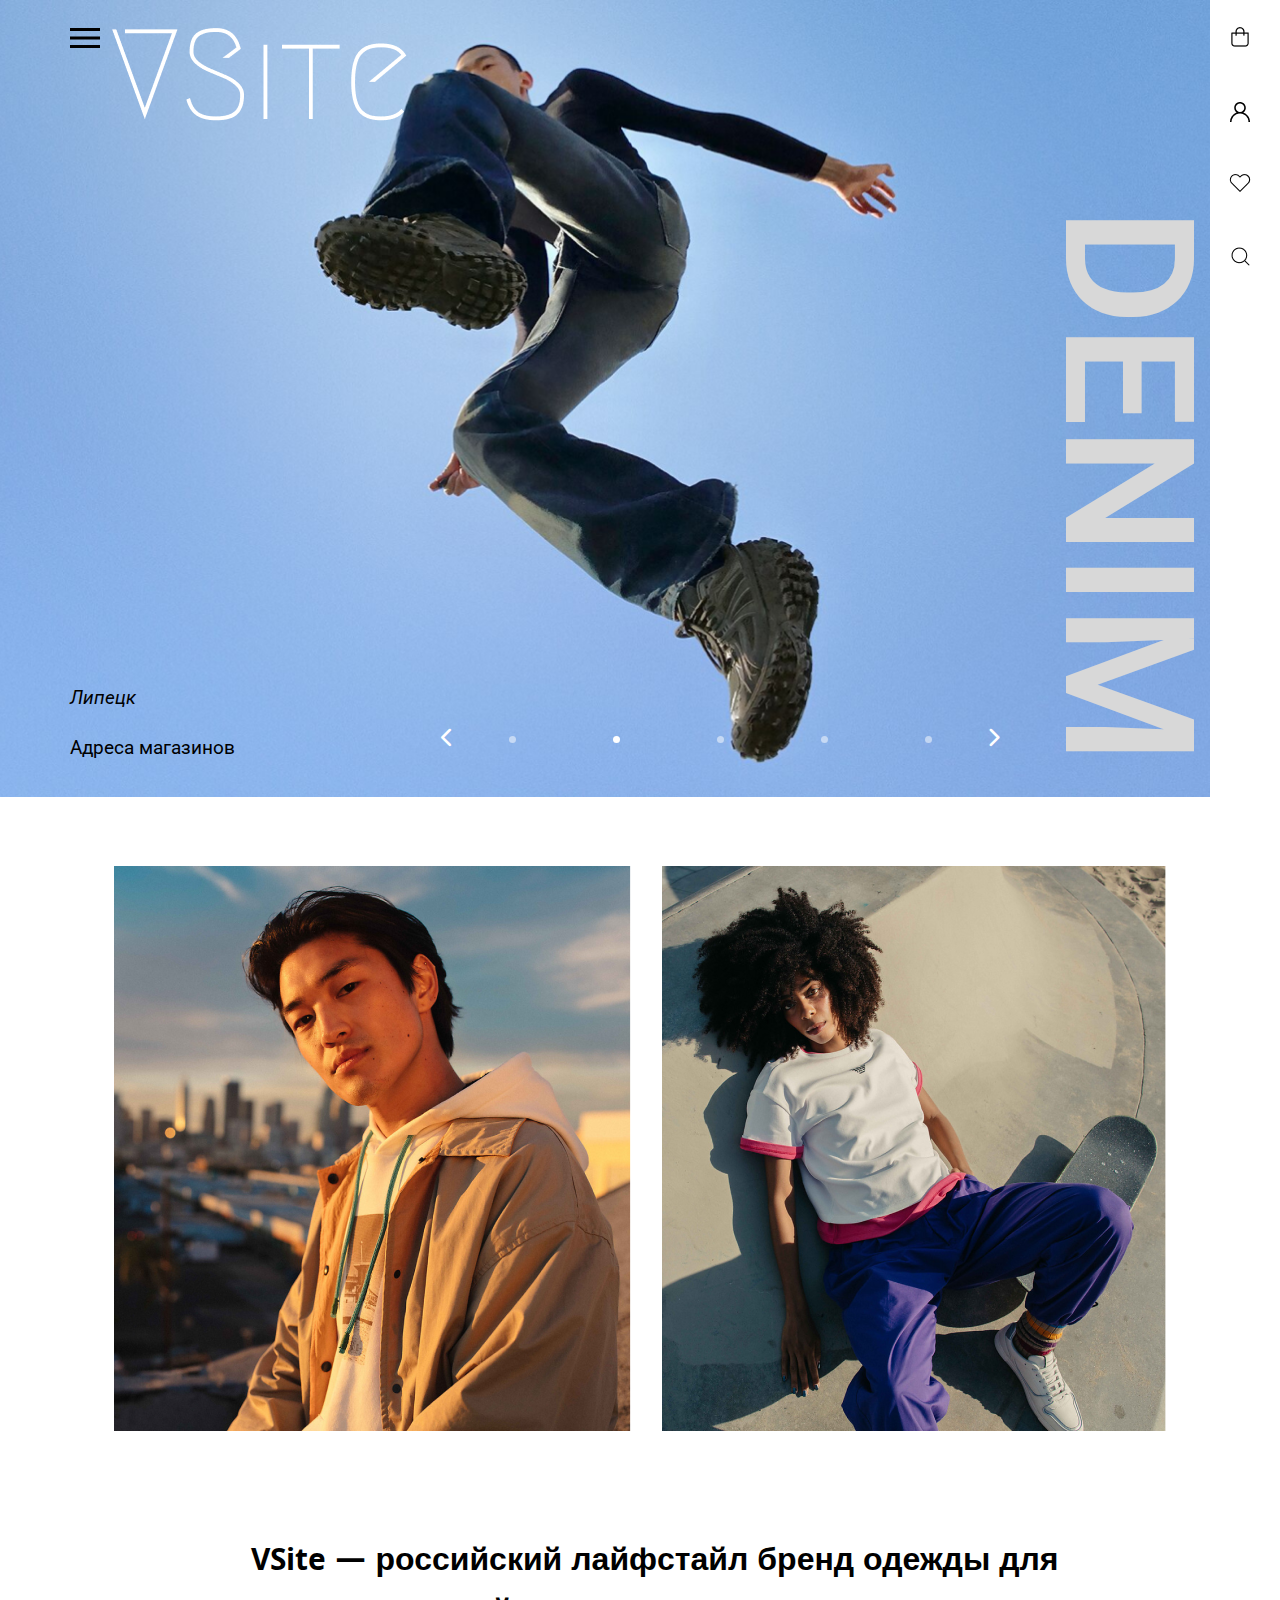
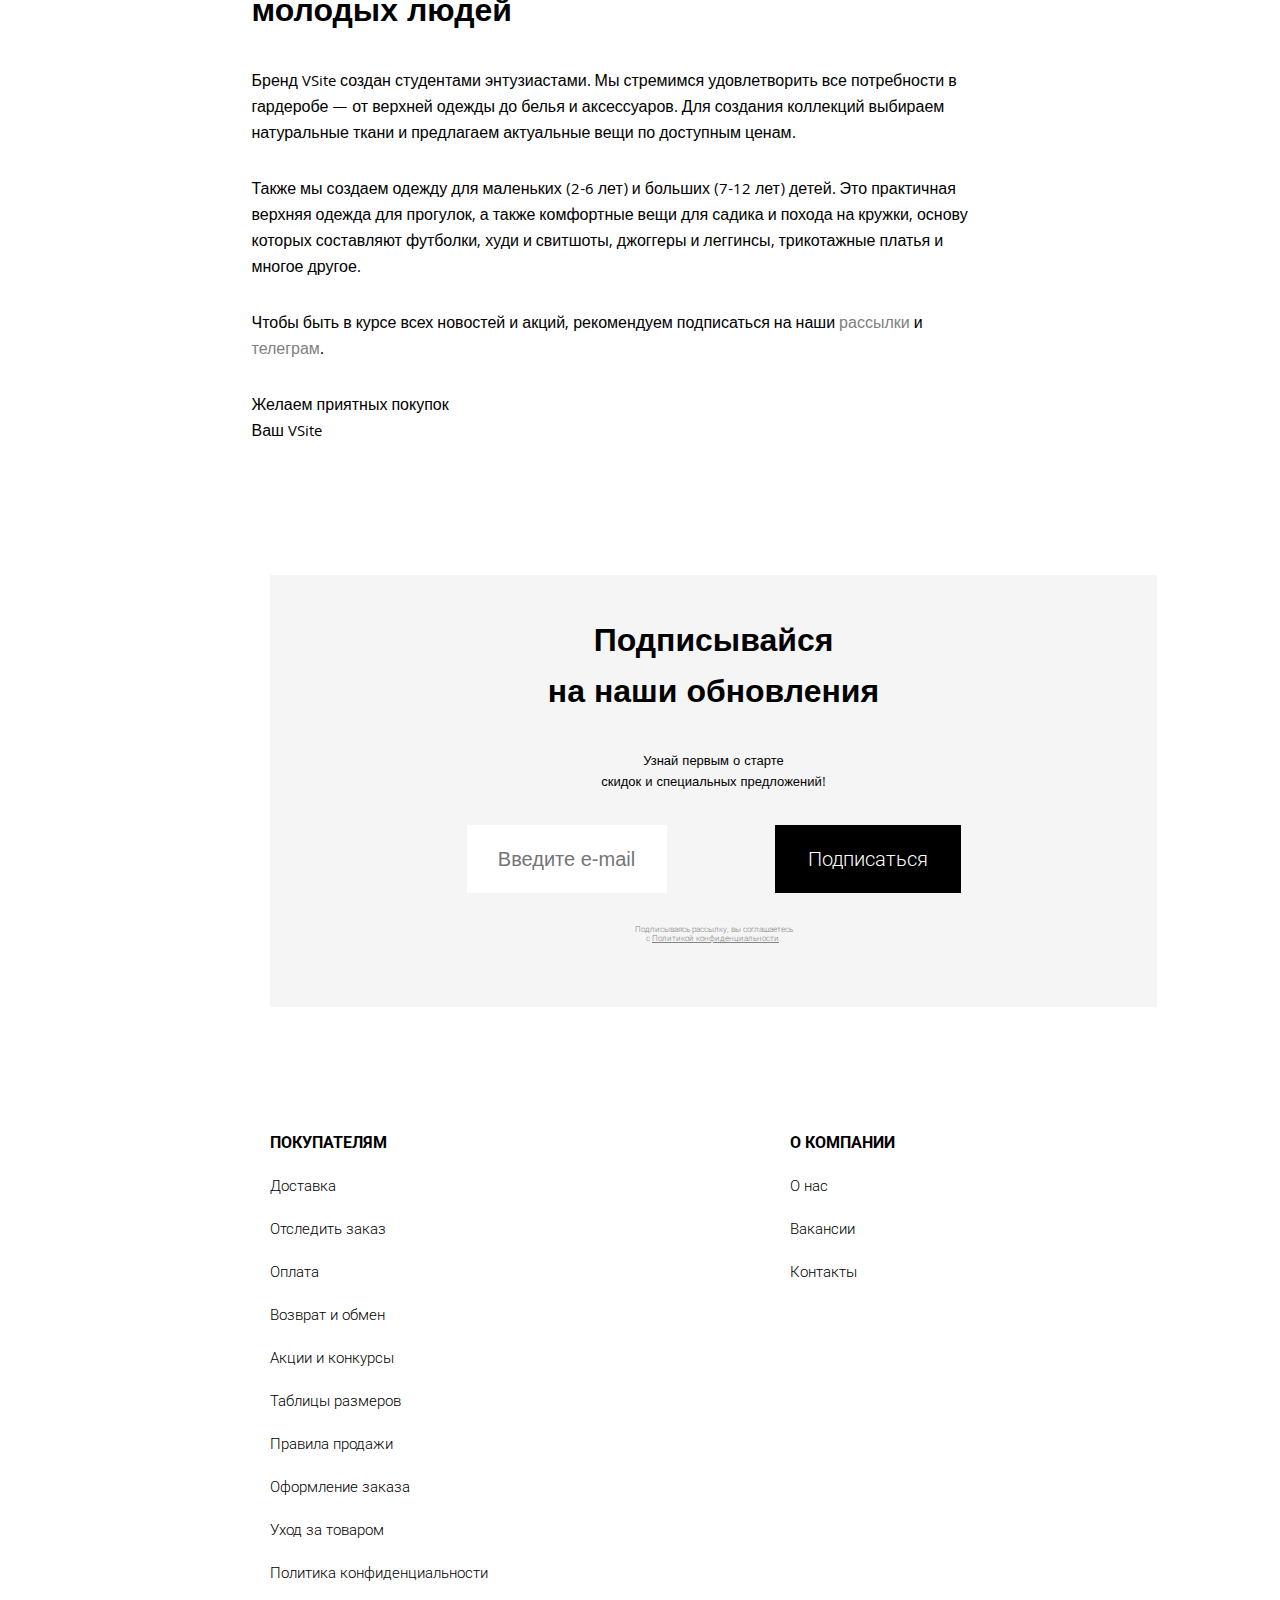
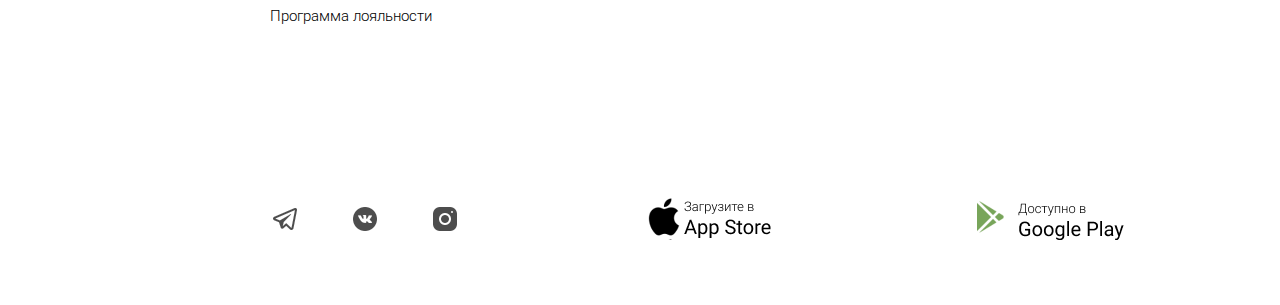
<file: index.html>
<!DOCTYPE html>
<html lang="en">

<head>
	<meta charset="UTF-8">
	<meta name="viewport" content="width=device-width, initial-scale=1.0">
	<link rel="stylesheet" href="style.css">
	<link rel="stylesheet" href="https://cdnjs.cloudflare.com/ajax/libs/font-awesome/6.5.2/css/all.min.css">
	<title>VSite</title>
</head>

<body>

	<header class="header">
		<div class="header__inner">
			<div class="header__burger burger">
				<div class="burger-icon">
					<span></span>
					<span></span>
					<span></span>
				</div>
				<nav class="header__burger-menu burger-menu">
					<div class="burger-menu__circle-pics">
						<a href="http://127.0.0.1:5500/forher.html" class="burger-menu__link">
							<img src="images/menu/forher.png" alt="For Her" class="burger-menu__pic">
							<p class="burger-menu__category">Для неё</p>
						</a>
						<a href="#" class="burger-menu__link">
							<img src="images/menu/forhim.png" alt="For Him" class="burger-menu__pic">
							<p class="burger-menu__category">Для него</p>
						</a>
						<a href="#" class="burger-menu__link">
							<img src="images/menu/kids.png" alt="For Kids" class="burger-menu__pic">
							<p class="burger-menu__category">Дети</p>
						</a>
					</div>
					<div class="burger-menu__square-pics">
						<a href="#" class="burger-menu__link">
							<img src="images/menu/brand1.png" alt="Woman dressed in green" class="burger-menu__pic">
						</a>
						<a href="#" class="burger-menu__link">
							<img src="images/menu/brand2.png" alt="Man 1" class="burger-menu__pic">
						</a>
						<a href="#" class="burger-menu__link">
							<img src="images/menu/brand3.png" alt="Woman dressed in white" class="burger-menu__pic">
						</a>
						<a href="#" class="burger-menu__link">
							<img src="images/menu/brand4.png" alt="Man 2" class="burger-menu__pic">
						</a>
					</div>
					<div class="burger-menu__circle-pics">
						<a href="#" class="burger-menu__link">
							<img src="images/menu/new.png" alt="People" class="burger-menu__pic">
							<p class="burger-menu__category">Новинки</p>
						</a>
						<a href="#" class="burger-menu__link">
							<div class="burger-menu__sale"><p>SALE&nbsp;50%</p></div>
							<p class="burger-menu__category">SALE</p>
						</a>
						<a href="#" class="burger-menu__link">
							<img src="images/menu/beauty.png" alt="Bar" class="burger-menu__pic">
							<p class="burger-menu__category">Beauty</p>
						</a>
					</div>
				</nav>
			</div>
			<div class="header__menu menu">
				<div class="menu__logo">
					<a href="http://127.0.0.1:5500/index.html#">
						<img src="images/main/VSite.png" alt="logo" class="logo-menu">
					</a>
				</div>
			</div>
			<p class="header__name">DENIM</p>
			<div class="header__address">
				<address class="header__city">Липецк</address>
				<a href="#" class="header__city-choice">Адреса магазинов</a>
			</div>
			<ul class="header__pagination pagination">
				<li class="pagination__item">
					<a href="#" class="pagination__link">
						<i class="fa-solid fa-chevron-left"></i>
					</a>
				</li>
				<li class="pagination__item dot">
					<a href="#" class="pagination__link">
						<span class="pagination__dot"></span>
					</a>
				</li>
				<li class="pagination__item dot">
					<a href="#" class="pagination__link">
						<span class="pagination__dot selected"></span>
					</a>
				</li>
				<li class="pagination__item dot">
					<a href="#" class="pagination__link">
						<span class="pagination__dot"></span>
					</a>
				</li>
				<li class="pagination__item dot">
					<a href="#" class="pagination__link">
						<span class="pagination__dot"></span>
					</a>
				</li>
				<li class="pagination__item dot">
					<a href="#" class="pagination__link">
						<span class="pagination__dot"></span>
					</a>
				</li>
				<li class="pagination__item">
					<a href="#" class="pagination__link">
						<i class="fa-sharp fa-solid fa-chevron-right"></i>
					</a>
				</li>
			</ul>
		</div>
		<nav class="menu__aside aside">
			<ul class="aside__list">
				<li class="aside__item">
					<a href="http://127.0.0.1:5500/cart.html" class="aside__link">
						<img src="images/main/cart.png" alt="cart" class="aside__pic">
					</a>
				</li>
				<li class="aside__item open-auth">
					<a href="#" class="aside__link">
						<img src="images/main/account.png" alt="profile" class="aside__pic">
					</a>
				</li>
				<li class="aside__item">
					<a href="http://127.0.0.1:5500/favourite.html" class="aside__link">
						<img src="images/main/favourite.png" alt="favorite" class="aside__pic">
					</a>
				</li>
				<li class="aside__item search-icon">
					<a href="#" class="aside__link">
						<img src="images/main/search.png" alt="search" class="aside__pic">
					</a>
				</li>
			</ul>
		</nav>
	</header>

	<section class="about">
		<div class="about__pictures pictures">
			<img src="images/main/he.png" alt="Man" class="pictures__item">
			<img src="images/main/she.png" alt="Woman" class="pictures__item">
		</div>
		<about__info class="info">
			<h1 class="info__title">VSite — российский лайфстайл бренд одежды для <br> молодых людей</h1>
			<p class="info__text">
				Бренд VSite создан студентами энтузиастами. Мы стремимся удовлетворить все потребности в гардеробе — от
				верхней одежды до белья и аксессуаров. Для создания коллекций выбираем натуральные ткани и предлагаем
				актуальные вещи по доступным ценам.
			</p>
			<p class="info__text">
				Также мы создаем одежду для маленьких (2-6 лет) и больших (7-12 лет) детей. Это практичная верхняя
				одежда для прогулок, а также комфортные вещи для садика и похода на кружки, основу которых составляют
				футболки, худи и свитшоты, джоггеры и леггинсы, трикотажные платья и многое другое.
			</p>
			<p class="info__text">
				Чтобы быть в курсе всех новостей и акций, рекомендуем подписаться на наши <a href="#"
					class="info__link">рассылки</a> и <a href="#" class="info__link">телеграм</a>.
			</p>
			<p class="info__text">Желаем приятных покупок <br> Ваш VSite</p>
		</about__info>
	</section>

	<section class="subscibe">
		<div class="subscibe__inner">
			<h2 class="subscribe__title">Подписывайся <br> на наши обновления</h2>
			<p class="suscribe__text">Узнай первым о старте <br> скидок и специальных предложений!</p>
			<form action="#" class="subscribe__form">
				<input id="emailInput" type="email" class="subscribe__input" placeholder="Введите e-mail" required>
				<label for="btn" class="subscribe__label"></label>
				<button id="btn" class="subscribe__btn">Подписаться</button>
			</form>
			<p class="suscribe__policy">
				Подписываясь рассылку, вы соглашаетесь <br> с <a href="#" class="subscribe__link">Политикой
					конфиденциальности</a>.
			</p>
		</div>
	</section>

	<div class="auth-popup">
		<div class="auth-popup__content">
			<h1 class="auth-popup__title">Личный кабинет</h1>
			<p class="auth-popup__enter">Войти через соцсети</p>
			<ul class="auth-popup__list">
				<li class="auth-popup__item">
					<a href="#" class="auth-popup__link">
						<img src="images/auth/VK-Circled.png" alt="VK" class="auth-popup__pic">
					</a>
				</li>
				<li class="auth-popup__item">
					<a href="#" class="auth-popup__link">
						<img src="images/auth/Odnoklassnik-Circled.png" alt="OK" class="auth-popup__pic">
					</a>
				</li>
				<li class="auth-popup__item">
					<a href="#" class="auth-popup__link">
						<img src="images/auth/Google.png" alt="Google" class="auth-popup__pic">
					</a>
				</li>
			</ul>
			<p class="auth-popup__sela">Через аккаунт <span>VSela</span></p>
			<form action="" class="auth-popup__form">
				<div class="auth-popup__ways">
					<a href="#" class="auth-popup__way auth-active">Вход</a>
					<a href="#" class="auth-popup__way">Регистрация</a>
				</div>
				<input type="email" class="auth-popup__input" placeholder="Регистрация" required>
				<input type="password" class="auth-popup__input" placeholder="Пароль" required>
				<a href="#" class="auth-popup__forget-pas">Забыли пароль?</a>
				<button class="auth-popup__btn">Войти</button>
				<div class="auth-popup__ua">
					<p class="auth-popup__agree">нажимая на кнопку “Войти”,</p>
					<p class="auth-popup__agree">Вы соглашаетесь на обработку <a href="#">персональных данных</a></p>
				</div>
			</form>
			<button class="close-btn">Закрыть</button>
		</div>
	</div>

	<div class="modal-background"></div>

	<div class="shadow"></div>

	<div class="search-container">
		<input type="text" class="search-input" placeholder="Поиск по сайту...">
		<button class="search-btn"><i class="fa-solid fa-magnifying-glass"></i></button>
	</div>

	<footer class="footer">
		<div class="footer__info">
			<ul class="footer__list">
				<li class="footer__item">
					<h3 class="footer__list-title">ПОКУПАТЕЛЯМ</h3>
				</li>
				<li class="footer__item">
					<a href="" class="footer__link">Доставка</a>
				</li>
				<li class="footer__item">
					<a href="" class="footer__link">Отследить заказ</a>
				</li>
				<li class="footer__item">
					<a href="" class="footer__link">Оплата</a>
				</li>
				<li class="footer__item">
					<a href="" class="footer__link">Возврат и обмен</a>
				</li>
				<li class="footer__item">
					<a href="" class="footer__link">Акции и конкурсы</a>
				</li>
				<li class="footer__item">
					<a href="" class="footer__link">Таблицы размеров</a>
				</li>
				<li class="footer__item">
					<a href="" class="footer__link">Правила продажи</a>
				</li>
				<li class="footer__item">
					<a href="" class="footer__link">Оформление заказа</a>
				</li>
				<li class="footer__item">
					<a href="" class="footer__link">Уход за товаром</a>
				</li>
				<li class="footer__item">
					<a href="" class="footer__link">Политика конфиденциальности</a>
				</li>
				<li class="footer__item">
					<a href="" class="footer__link">Программа лояльности</a>
				</li>
			</ul>
			<ul class="footer__list">
				<li class="footer__item footer__item-title">
					<h3>О КОМПАНИИ</h3>
				</li>
				<li class="footer__item">
					<a href="" class="footer__link">О нас</a>
				</li>
				<li class="footer__item">
					<a href="" class="footer__link">Вакансии</a>
				</li>
				<li class="footer__item">
					<a href="" class="footer__link">Контакты</a>
				</li>
			</ul>
		</div>
		<div class="footer__links">
			<div class="footer__social">
				<a href="#" class="footer__social-link">
					<img src="images/main/Telegram.png" alt="Telegram" class="footer__social-image">
				</a>
				<a href="#" class="footer__social-link">
					<img src="images/main/VK.png" alt="VKontakte" class="footer__social-image">
				</a>
				<a href="#" class="footer__social-link">
					<img src="images/main/Instagram.png" alt="Instagram" class="footer__social-image">
				</a>
			</div>
			<div class="footer__buttons">
				<a href="#" class="footer__button-link">
					<button class="footer__button apple"></button>
				</a>
				<a href="#" class="footer__button-link">
					<button class="footer__button google"></button>
				</a>
			</div>
		</div>
	</footer>

	<script src="script.js"></script>

</body>

</html>
</file>
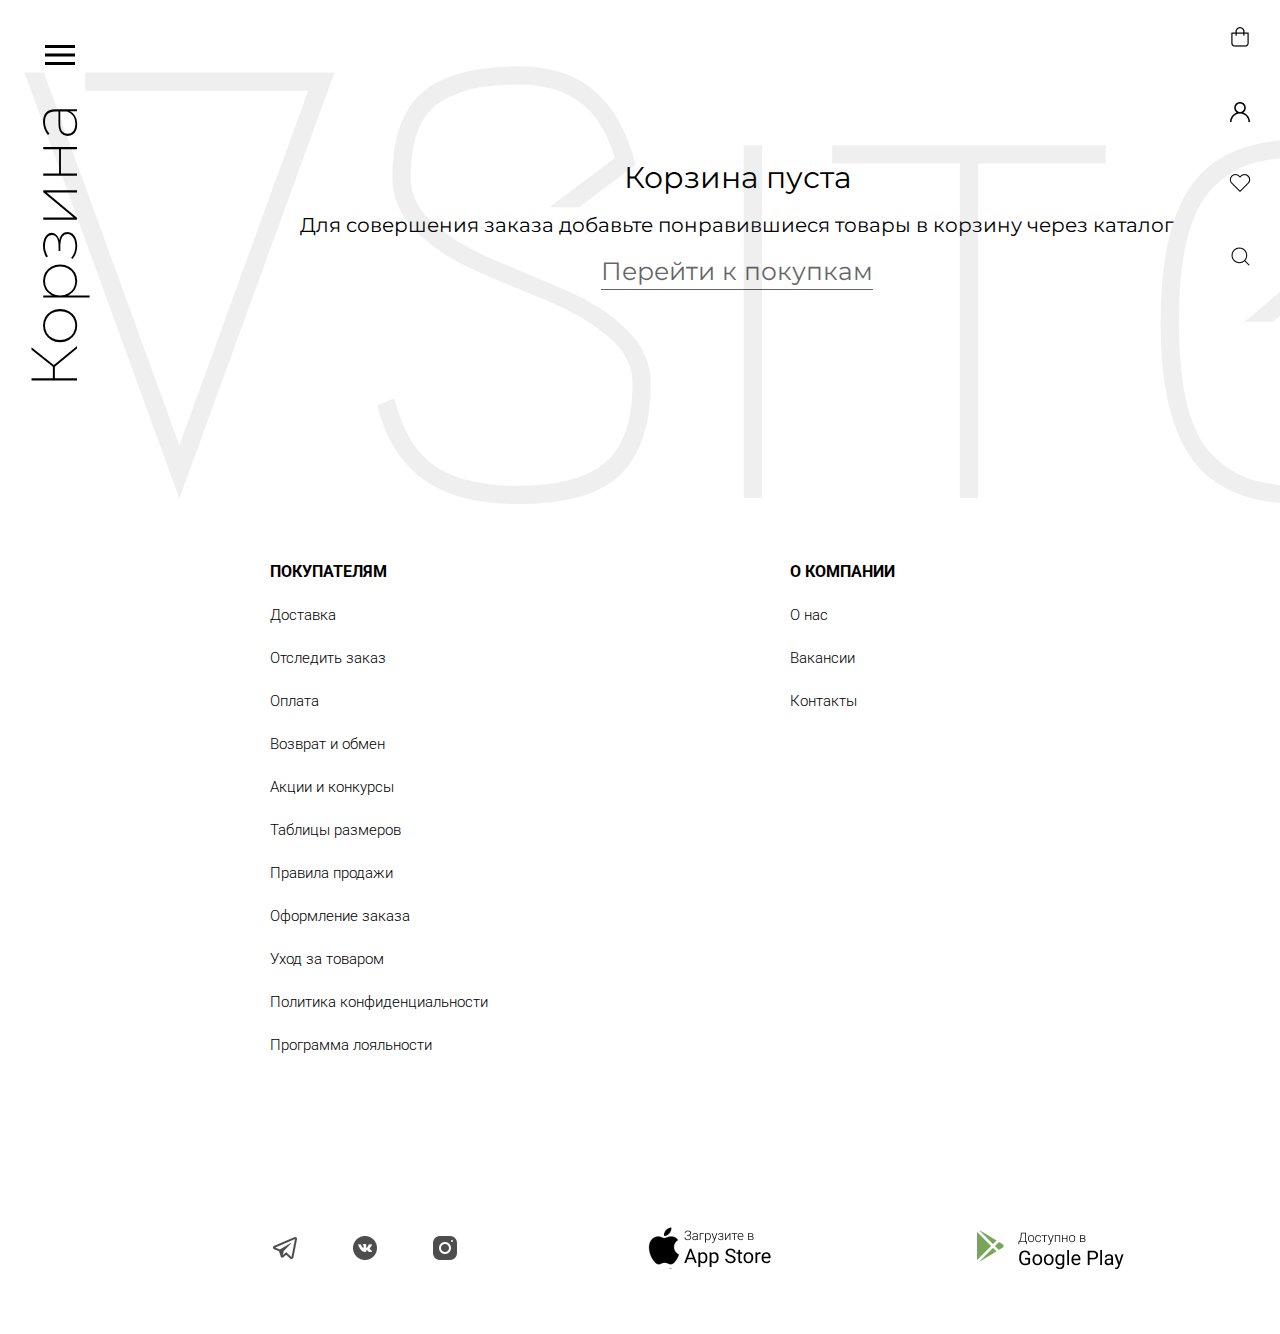
<file: cart.html>
<!DOCTYPE html>
<html lang="en">

<head>
	<meta charset="UTF-8">
	<meta name="viewport" content="width=device-width, initial-scale=1.0">
	<link rel="stylesheet" href="style.css">
	<link rel="stylesheet" href="https://cdnjs.cloudflare.com/ajax/libs/font-awesome/6.5.2/css/all.min.css">
	<title>VSite</title>
</head>

<body>

	<header class="header">
		<div class="header__inner cart">
			<div class="cart-logo">VSite</div>
			<div class="header__burger burger burger-cart">
				<div class="burger-icon">
					<span></span>
					<span></span>
					<span></span>
				</div>
				<nav class="header__burger-menu burger-menu">
					<div class="burger-menu__circle-pics">
						<a href="#" class="burger-menu__link">
							<img src="images/menu/forher.png" alt="For Her" class="burger-menu__pic">
							<p class="burger-menu__category">Для неё</p>
						</a>
						<a href="#" class="burger-menu__link">
							<img src="images/menu/forhim.png" alt="For Him" class="burger-menu__pic">
							<p class="burger-menu__category">Для него</p>
						</a>
						<a href="#" class="burger-menu__link">
							<img src="images/menu/kids.png" alt="For Kids" class="burger-menu__pic">
							<p class="burger-menu__category">Дети</p>
						</a>
					</div>
					<div class="burger-menu__square-pics">
						<a href="#" class="burger-menu__link">
							<img src="images/menu/brand1.png" alt="Woman dressed in green" class="burger-menu__pic">
						</a>
						<a href="#" class="burger-menu__link">
							<img src="images/menu/brand2.png" alt="Man 1" class="burger-menu__pic">
						</a>
						<a href="#" class="burger-menu__link">
							<img src="images/menu/brand3.png" alt="Woman dressed in white" class="burger-menu__pic">
						</a>
						<a href="#" class="burger-menu__link">
							<img src="images/menu/brand4.png" alt="Man 2" class="burger-menu__pic">
						</a>
					</div>
					<div class="burger-menu__circle-pics">
						<a href="#" class="burger-menu__link">
							<img src="images/menu/new.png" alt="People" class="burger-menu__pic">
							<p class="burger-menu__category">Новинки</p>
						</a>
						<a href="#" class="burger-menu__link">
							<div class="burger-menu__sale">
								<p>SALE&nbsp;50%</p>
							</div>
							<p class="burger-menu__category">SALE</p>
						</a>
						<a href="#" class="burger-menu__link">
							<img src="images/menu/beauty.png" alt="Bar" class="burger-menu__pic">
							<p class="burger-menu__category">Beauty</p>
						</a>
					</div>
				</nav>
			</div>
			<div class="header-cart__body body-cart">
				<h1 class="body-cart__title">Корзина</h1>
				<div class="body-cart__content">
					<p class="body-cart__state">Корзина пуста</p>
					<p class="body-cart__text">Для совершения заказа добавьте понравившиеся товары в корзину через каталог</p>
					<a href="#" class="body-cart__shopping">Перейти к покупкам</a>
				</div>
			</div>
		</div>
		<nav class="menu__aside aside">
			<ul class="aside__list">
				<li class="aside__item">
					<a href="#" class="aside__link">
						<img src="images/main/cart.png" alt="cart" class="aside__pic">
					</a>
				</li>
				<li class="aside__item">
					<a href="#" class="aside__link">
						<img src="images/main/account.png" alt="profile" class="aside__pic">
					</a>
				</li>
				<li class="aside__item">
					<a href="#" class="aside__link">
						<img src="images/main/favourite.png" alt="favorite" class="aside__pic">
					</a>
				</li>
				<li class="aside__item">
					<a href="#" class="aside__link">
						<img src="images/main/search.png" alt="search" class="aside__pic">
					</a>
				</li>
			</ul>
		</nav>
	</header>

	<footer class="footer">
		<div class="footer__info">
			<ul class="footer__list">
				<li class="footer__item">
					<h3 class="footer__list-title">ПОКУПАТЕЛЯМ</h3>
				</li>
				<li class="footer__item">
					<a href="" class="footer__link">Доставка</a>
				</li>
				<li class="footer__item">
					<a href="" class="footer__link">Отследить заказ</a>
				</li>
				<li class="footer__item">
					<a href="" class="footer__link">Оплата</a>
				</li>
				<li class="footer__item">
					<a href="" class="footer__link">Возврат и обмен</a>
				</li>
				<li class="footer__item">
					<a href="" class="footer__link">Акции и конкурсы</a>
				</li>
				<li class="footer__item">
					<a href="" class="footer__link">Таблицы размеров</a>
				</li>
				<li class="footer__item">
					<a href="" class="footer__link">Правила продажи</a>
				</li>
				<li class="footer__item">
					<a href="" class="footer__link">Оформление заказа</a>
				</li>
				<li class="footer__item">
					<a href="" class="footer__link">Уход за товаром</a>
				</li>
				<li class="footer__item">
					<a href="" class="footer__link">Политика конфиденциальности</a>
				</li>
				<li class="footer__item">
					<a href="" class="footer__link">Программа лояльности</a>
				</li>
			</ul>
			<ul class="footer__list">
				<li class="footer__item footer__item-title">
					<h3>О КОМПАНИИ</h3>
				</li>
				<li class="footer__item">
					<a href="" class="footer__link">О нас</a>
				</li>
				<li class="footer__item">
					<a href="" class="footer__link">Вакансии</a>
				</li>
				<li class="footer__item">
					<a href="" class="footer__link">Контакты</a>
				</li>
			</ul>
		</div>
		<div class="footer__links">
			<div class="footer__social">
				<a href="#" class="footer__social-link">
					<img src="images/main/Telegram.png" alt="Telegram" class="footer__social-image">
				</a>
				<a href="#" class="footer__social-link">
					<img src="images/main/VK.png" alt="VKontakte" class="footer__social-image">
				</a>
				<a href="#" class="footer__social-link">
					<img src="images/main/Instagram.png" alt="Instagram" class="footer__social-image">
				</a>
			</div>
			<div class="footer__buttons">
				<a href="#" class="footer__button-link">
					<button class="footer__button apple"></button>
				</a>
				<a href="#" class="footer__button-link">
					<button class="footer__button google"></button>
				</a>
			</div>
		</div>
	</footer>

	<script src="script.js"></script>

</body>

</html>
</file>
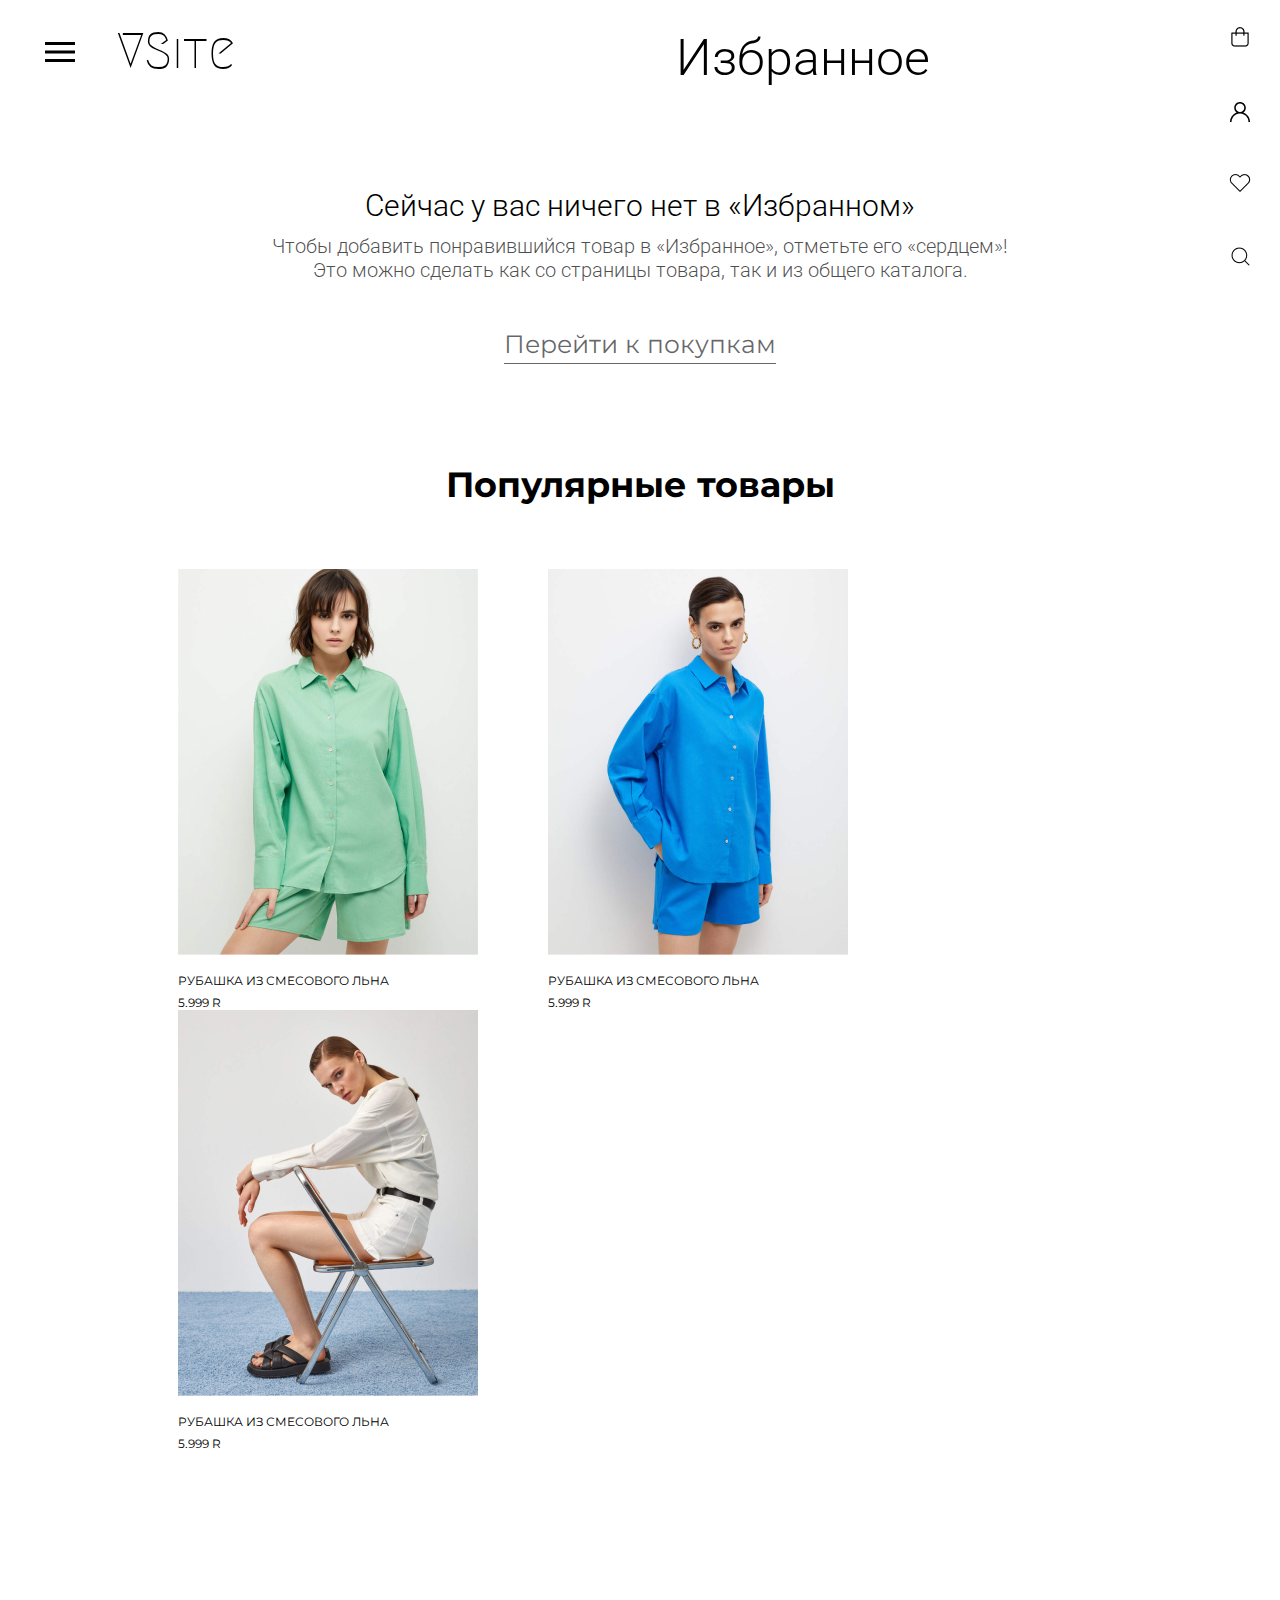
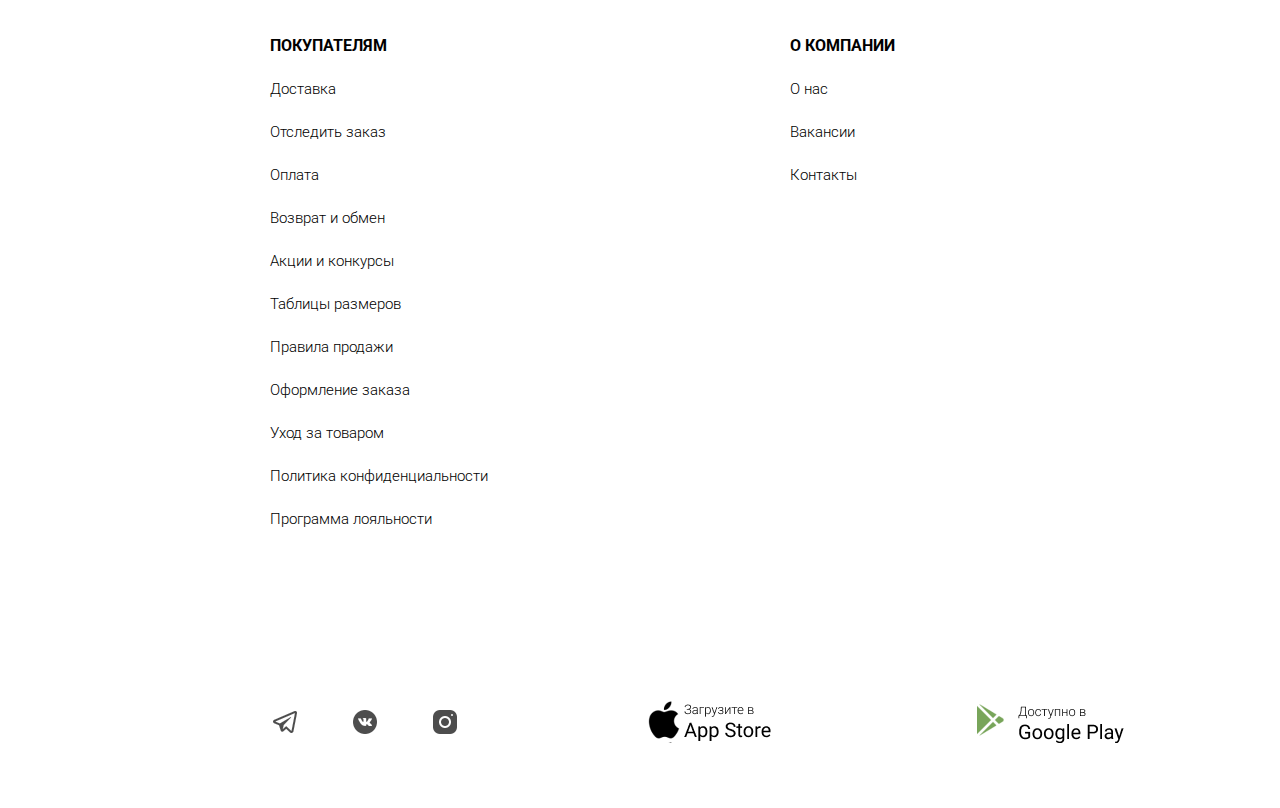
<file: favourite.html>
<!DOCTYPE html>
<html lang="en">

<head>
	<meta charset="UTF-8">
	<meta name="viewport" content="width=device-width, initial-scale=1.0">
	<link rel="stylesheet" href="style.css">
	<link rel="stylesheet" href="https://cdnjs.cloudflare.com/ajax/libs/font-awesome/6.5.2/css/all.min.css">
	<title>VSite</title>
</head>

<body>

	<header class="header header-favourite">
		<div class="header__inner inner-favourite">
			<div class="inner-favourite__wrapper">
				<div class="header__burger burger">
					<div class="burger-icon">
						<span></span>
						<span></span>
						<span></span>
					</div>
					<nav class="header__burger-menu burger-menu">
						<div class="burger-menu__circle-pics">
							<a href="http://127.0.0.1:5500/forher.html" class="burger-menu__link">
								<img src="images/menu/forher.png" alt="For Her" class="burger-menu__pic">
								<p class="burger-menu__category">Для неё</p>
							</a>
							<a href="#" class="burger-menu__link">
								<img src="images/menu/forhim.png" alt="For Him" class="burger-menu__pic">
								<p class="burger-menu__category">Для него</p>
							</a>
							<a href="#" class="burger-menu__link">
								<img src="images/menu/kids.png" alt="For Kids" class="burger-menu__pic">
								<p class="burger-menu__category">Дети</p>
							</a>
						</div>
						<div class="burger-menu__square-pics">
							<a href="#" class="burger-menu__link">
								<img src="images/menu/brand1.png" alt="Woman dressed in green" class="burger-menu__pic">
							</a>
							<a href="#" class="burger-menu__link">
								<img src="images/menu/brand2.png" alt="Man 1" class="burger-menu__pic">
							</a>
							<a href="#" class="burger-menu__link">
								<img src="images/menu/brand3.png" alt="Woman dressed in white" class="burger-menu__pic">
							</a>
							<a href="#" class="burger-menu__link">
								<img src="images/menu/brand4.png" alt="Man 2" class="burger-menu__pic">
							</a>
						</div>
						<div class="burger-menu__circle-pics">
							<a href="#" class="burger-menu__link">
								<img src="images/menu/new.png" alt="People" class="burger-menu__pic">
								<p class="burger-menu__category">Новинки</p>
							</a>
							<a href="#" class="burger-menu__link">
								<div class="burger-menu__sale">
									<p>SALE&nbsp;50%</p>
								</div>
								<p class="burger-menu__category">SALE</p>
							</a>
							<a href="#" class="burger-menu__link">
								<img src="images/menu/beauty.png" alt="Bar" class="burger-menu__pic">
								<p class="burger-menu__category">Beauty</p>
							</a>
						</div>
					</nav>
				</div>
				<div class="header__menu menu">
					<a href="http://127.0.0.1:5500/index.html#" class="menu__logo">
						<h1 class="logo-favourite">VSite</h1>
					</a>
				</div>
			</div>
		</div>
		<h1 class="favourite__title">Избранное</h1>
		<nav class="menu__aside aside">
			<ul class="aside__list">
				<li class="aside__item">
					<a href="http://127.0.0.1:5500/cart.html" class="aside__link">
						<img src="images/main/cart.png" alt="cart" class="aside__pic">
					</a>
				</li>
				<li class="aside__item open-auth">
					<a href="#" class="aside__link">
						<img src="images/main/account.png" alt="profile" class="aside__pic">
					</a>
				</li>
				<li class="aside__item">
					<a href="http://127.0.0.1:5500/favourite.html" class="aside__link">
						<img src="images/main/favourite.png" alt="favorite" class="aside__pic">
					</a>
				</li>
				<li class="aside__item search-icon">
					<a href="#" class="aside__link">
						<img src="images/main/search.png" alt="search" class="aside__pic">
					</a>
				</li>
			</ul>
		</nav>
	</header>

	<section class="favourite__content">
		<p class="favourite__state">Сейчас у вас ничего нет в «Избранном»</p>
		<div class="favourite__text">
			<p>Чтобы добавить понравившийся товар в «Избранное», отметьте его «сердцем»!</p>
			<p>Это можно сделать как со страницы товара, так и из общего каталога.</p>
		</div>
		<a href="#" class="favourite__shopping">Перейти к покупкам</a>
	</section>

	<section class="favourite__popular popular">
		<h2 class="popular__title">Популярные товары</h2>
		<div class="popular__card card">
			<a href="#" class="card__item">
				<img src="images/favourite/green.png" alt="A woman wears green" class="card__pic">
				<p class="card__name">РУБАШКА ИЗ СМЕСОВОГО ЛЬНА</p>
				<p class="card__price">5.999 R</p>
			</a>
			<a href="#" class="card__item">
				<img src="images/favourite/blue.png" alt="A woman wears blue" class="card__pic">
				<p class="card__name">РУБАШКА ИЗ СМЕСОВОГО ЛЬНА</p>
				<p class="card__price">5.999 R</p>
			</a>
			<a href="#" class="card__item">
				<img src="images/favourite/white.png" alt="A woman wears white" class="card__pic">
				<p class="card__name">РУБАШКА ИЗ СМЕСОВОГО ЛЬНА</p>
				<p class="card__price">5.999 R</p>
			</a>
		</div>
	</section>

	<div class="auth-popup">
		<div class="auth-popup__content">
			<h1 class="auth-popup__title">Личный кабинет</h1>
			<p class="auth-popup__enter">Войти через соцсети</p>
			<ul class="auth-popup__list">
				<li class="auth-popup__item">
					<a href="#" class="auth-popup__link">
						<img src="images/auth/VK-Circled.png" alt="VK" class="auth-popup__pic">
					</a>
				</li>
				<li class="auth-popup__item">
					<a href="#" class="auth-popup__link">
						<img src="images/auth/Odnoklassnik-Circled.png" alt="OK" class="auth-popup__pic">
					</a>
				</li>
				<li class="auth-popup__item">
					<a href="#" class="auth-popup__link">
						<img src="images/auth/Google.png" alt="Google" class="auth-popup__pic">
					</a>
				</li>
			</ul>
			<p class="auth-popup__sela">Через аккаунт <span>VSela</span></p>
			<form action="" class="auth-popup__form">
				<div class="auth-popup__ways">
					<a href="#" class="auth-popup__way auth-active">Вход</a>
					<a href="#" class="auth-popup__way">Регистрация</a>
				</div>
				<input type="email" class="auth-popup__input" placeholder="Регистрация" required>
				<input type="password" class="auth-popup__input" placeholder="Пароль" required>
				<a href="#" class="auth-popup__forget-pas">Забыли пароль?</a>
				<button class="auth-popup__btn">Войти</button>
				<div class="auth-popup__ua">
					<p class="auth-popup__agree">нажимая на кнопку “Войти”,</p>
					<p class="auth-popup__agree">Вы соглашаетесь на обработку <a href="#">персональных данных</a></p>
				</div>
			</form>
			<button class="close-btn">Закрыть</button>
		</div>
	</div>

	<div class="modal-background"></div>

	<div class="shadow"></div>

	<div class="search-container">
		<input type="text" class="search-input" placeholder="Поиск по сайту...">
		<button class="search-btn"><i class="fa-solid fa-magnifying-glass"></i></button>
	</div>

	<footer class="footer">
		<div class="footer__info">
			<ul class="footer__list">
				<li class="footer__item">
					<h3 class="footer__list-title">ПОКУПАТЕЛЯМ</h3>
				</li>
				<li class="footer__item">
					<a href="" class="footer__link">Доставка</a>
				</li>
				<li class="footer__item">
					<a href="" class="footer__link">Отследить заказ</a>
				</li>
				<li class="footer__item">
					<a href="" class="footer__link">Оплата</a>
				</li>
				<li class="footer__item">
					<a href="" class="footer__link">Возврат и обмен</a>
				</li>
				<li class="footer__item">
					<a href="" class="footer__link">Акции и конкурсы</a>
				</li>
				<li class="footer__item">
					<a href="" class="footer__link">Таблицы размеров</a>
				</li>
				<li class="footer__item">
					<a href="" class="footer__link">Правила продажи</a>
				</li>
				<li class="footer__item">
					<a href="" class="footer__link">Оформление заказа</a>
				</li>
				<li class="footer__item">
					<a href="" class="footer__link">Уход за товаром</a>
				</li>
				<li class="footer__item">
					<a href="" class="footer__link">Политика конфиденциальности</a>
				</li>
				<li class="footer__item">
					<a href="" class="footer__link">Программа лояльности</a>
				</li>
			</ul>
			<ul class="footer__list">
				<li class="footer__item footer__item-title">
					<h3>О КОМПАНИИ</h3>
				</li>
				<li class="footer__item">
					<a href="" class="footer__link">О нас</a>
				</li>
				<li class="footer__item">
					<a href="" class="footer__link">Вакансии</a>
				</li>
				<li class="footer__item">
					<a href="" class="footer__link">Контакты</a>
				</li>
			</ul>
		</div>
		<div class="footer__links">
			<div class="footer__social">
				<a href="#" class="footer__social-link">
					<img src="images/main/Telegram.png" alt="Telegram" class="footer__social-image">
				</a>
				<a href="#" class="footer__social-link">
					<img src="images/main/VK.png" alt="VKontakte" class="footer__social-image">
				</a>
				<a href="#" class="footer__social-link">
					<img src="images/main/Instagram.png" alt="Instagram" class="footer__social-image">
				</a>
			</div>
			<div class="footer__buttons">
				<a href="#" class="footer__button-link">
					<button class="footer__button apple"></button>
				</a>
				<a href="#" class="footer__button-link">
					<button class="footer__button google"></button>
				</a>
			</div>
		</div>
	</footer>

	<script src="script.js"></script>

</body>

</html>
</file>
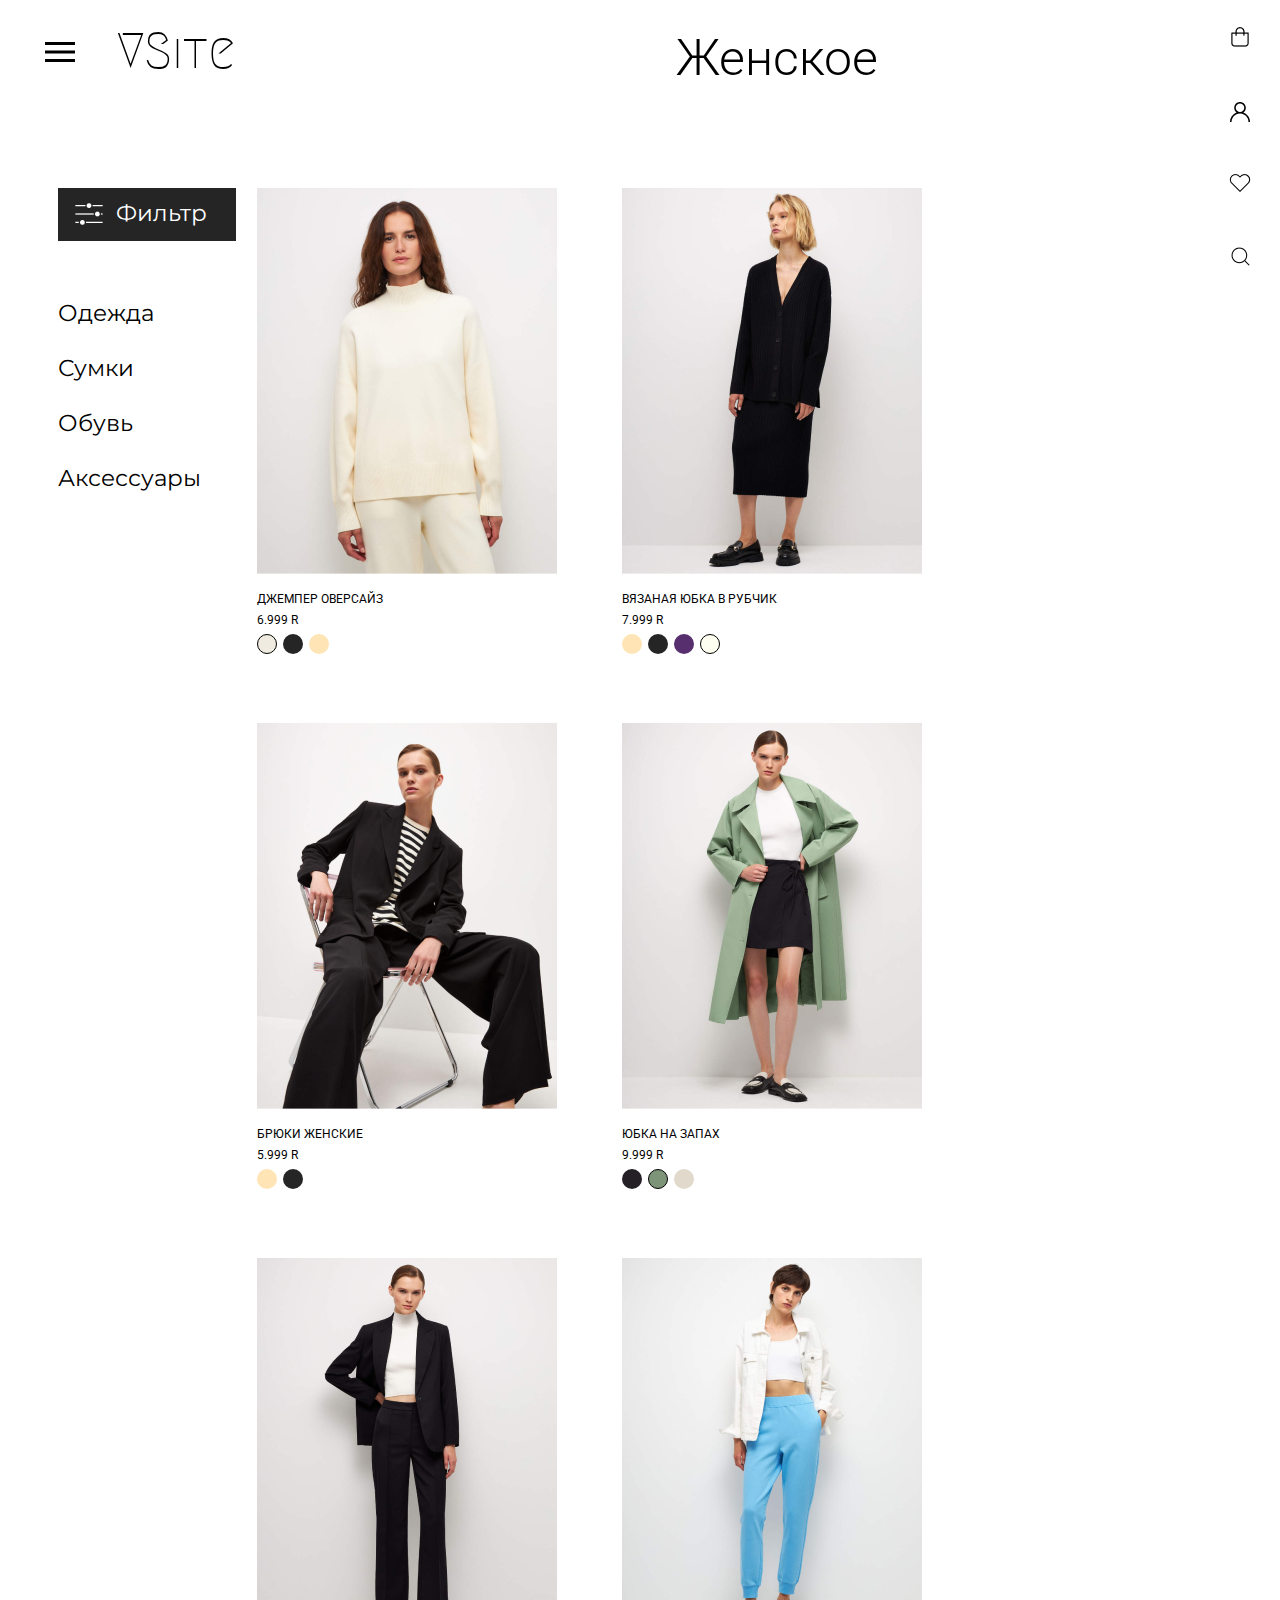
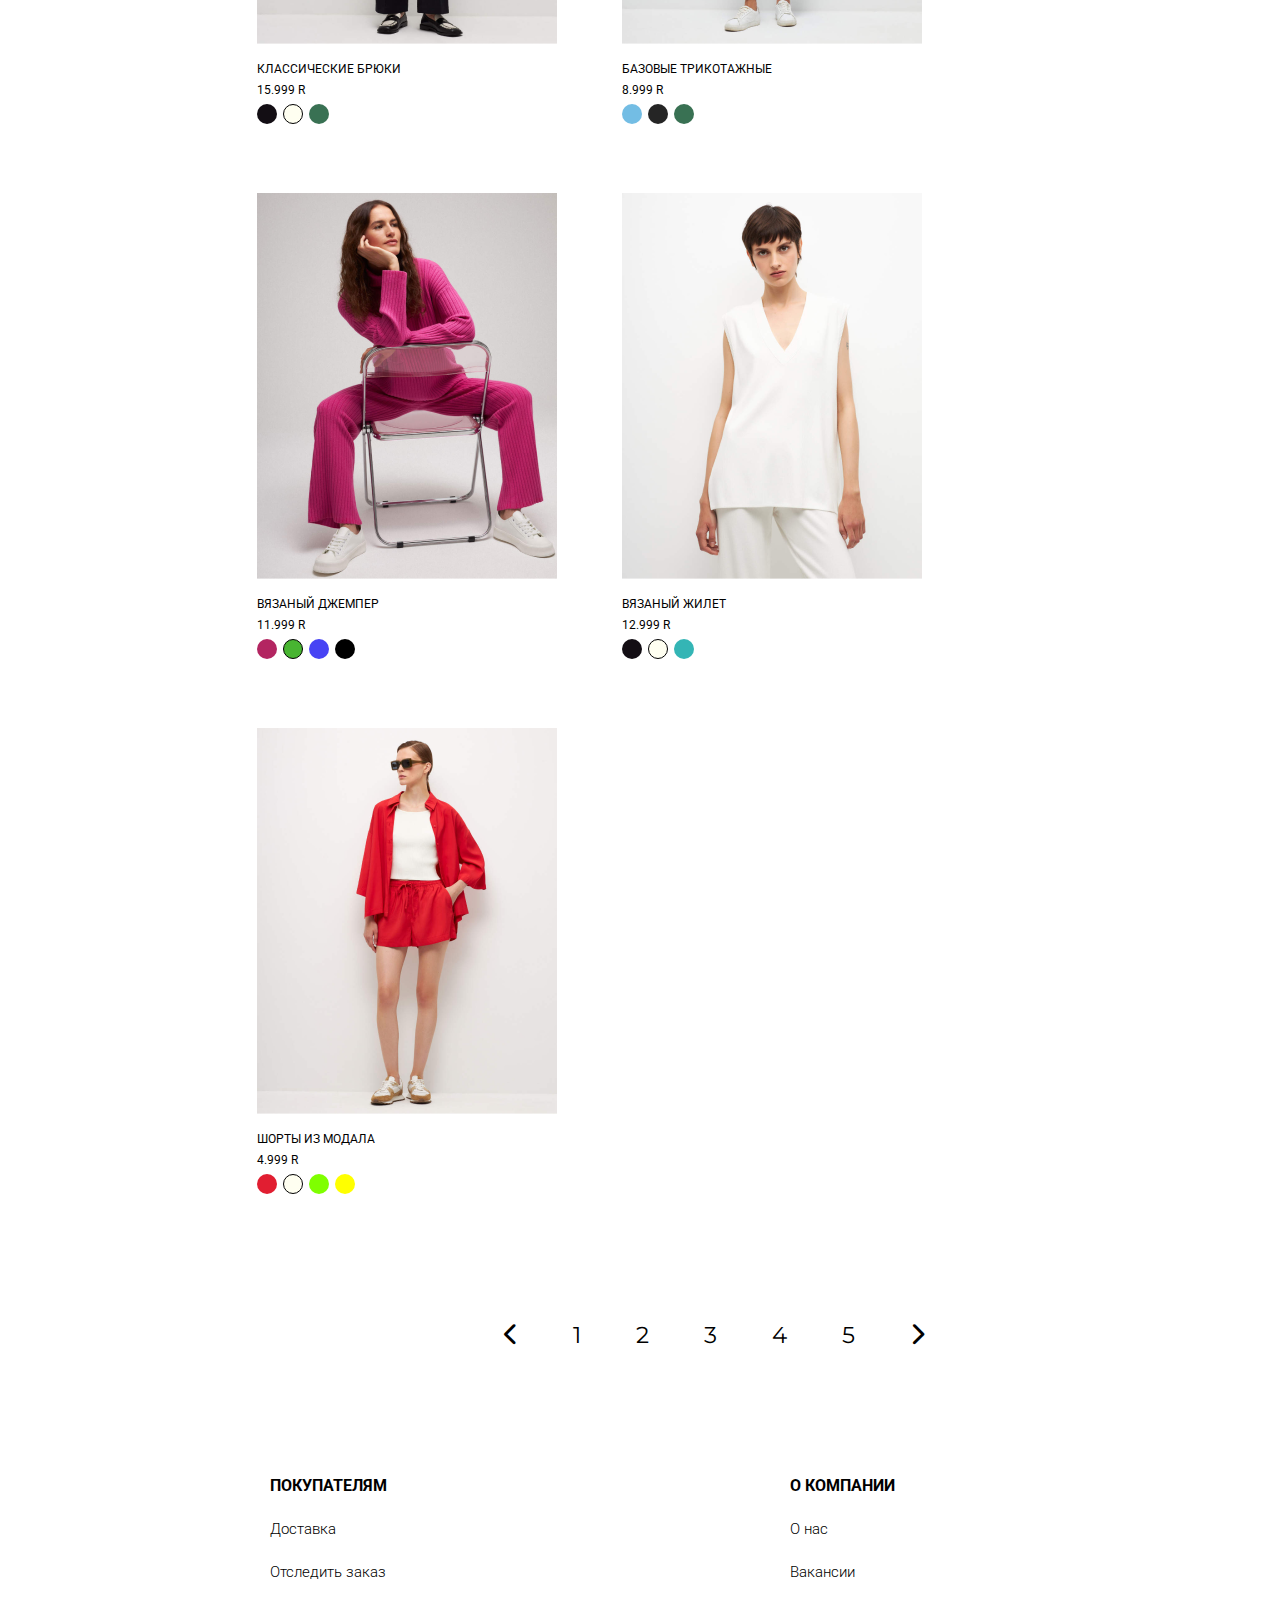
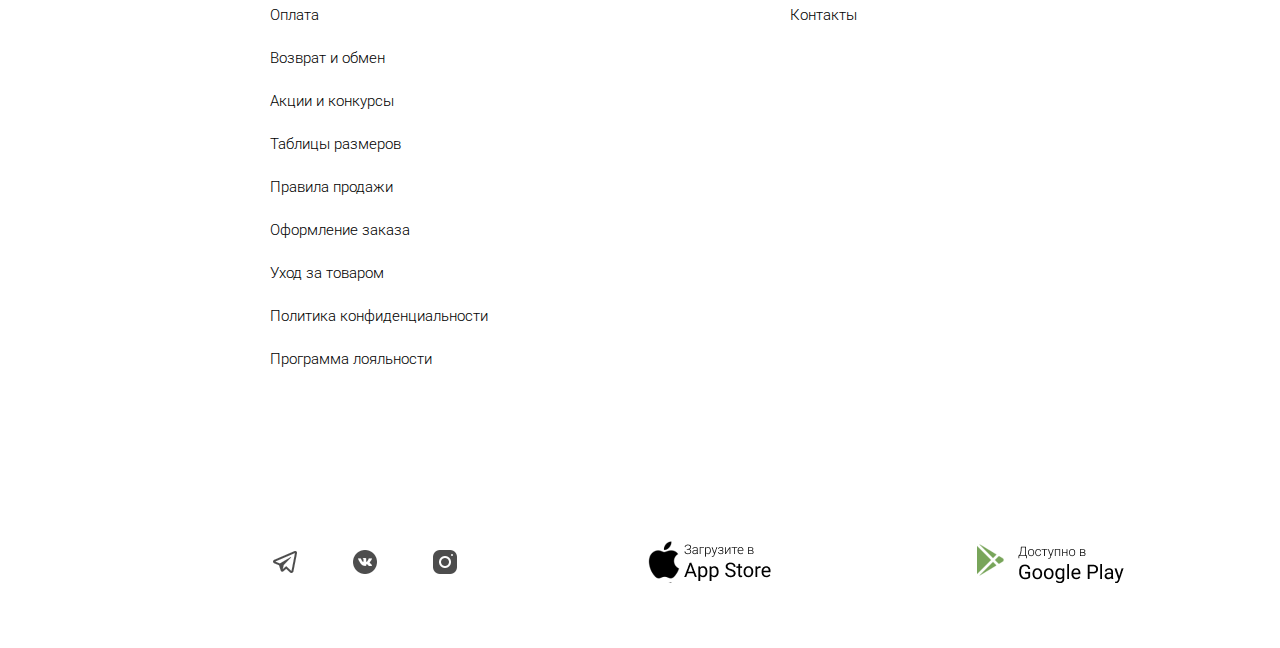
<file: forher.html>
<!DOCTYPE html>
<html lang="en">

<head>
	<meta charset="UTF-8">
	<meta name="viewport" content="width=device-width, initial-scale=1.0">
	<link rel="stylesheet" href="style.css">
	<link rel="stylesheet" href="https://cdnjs.cloudflare.com/ajax/libs/font-awesome/6.5.2/css/all.min.css">
	<title>VSite</title>
</head>

<body>

	<header class="header header-favourite">
		<div class="header__inner inner-favourite">
			<div class="inner-favourite__wrapper">
				<div class="header__burger burger">
					<div class="burger-icon">
						<span></span>
						<span></span>
						<span></span>
					</div>
					<nav class="header__burger-menu burger-menu">
						<div class="burger-menu__circle-pics">
							<a href="http://127.0.0.1:5500/forher.html" class="burger-menu__link">
								<img src="images/menu/forher.png" alt="For Her" class="burger-menu__pic">
								<p class="burger-menu__category">Для неё</p>
							</a>
							<a href="#" class="burger-menu__link">
								<img src="images/menu/forhim.png" alt="For Him" class="burger-menu__pic">
								<p class="burger-menu__category">Для него</p>
							</a>
							<a href="#" class="burger-menu__link">
								<img src="images/menu/kids.png" alt="For Kids" class="burger-menu__pic">
								<p class="burger-menu__category">Дети</p>
							</a>
						</div>
						<div class="burger-menu__square-pics">
							<a href="#" class="burger-menu__link">
								<img src="images/menu/brand1.png" alt="Woman dressed in green" class="burger-menu__pic">
							</a>
							<a href="#" class="burger-menu__link">
								<img src="images/menu/brand2.png" alt="Man 1" class="burger-menu__pic">
							</a>
							<a href="#" class="burger-menu__link">
								<img src="images/menu/brand3.png" alt="Woman dressed in white" class="burger-menu__pic">
							</a>
							<a href="#" class="burger-menu__link">
								<img src="images/menu/brand4.png" alt="Man 2" class="burger-menu__pic">
							</a>
						</div>
						<div class="burger-menu__circle-pics">
							<a href="#" class="burger-menu__link">
								<img src="images/menu/new.png" alt="People" class="burger-menu__pic">
								<p class="burger-menu__category">Новинки</p>
							</a>
							<a href="#" class="burger-menu__link">
								<div class="burger-menu__sale">
									<p>SALE&nbsp;50%</p>
								</div>
								<p class="burger-menu__category">SALE</p>
							</a>
							<a href="#" class="burger-menu__link">
								<img src="images/menu/beauty.png" alt="Bar" class="burger-menu__pic">
								<p class="burger-menu__category">Beauty</p>
							</a>
						</div>
					</nav>
				</div>
				<div class="header__menu menu">
					<a href="http://127.0.0.1:5500/index.html#" class="menu__logo">
						<h1 class="logo-favourite">VSite</h1>
					</a>
				</div>
			</div>
		</div>
		<h1 class="favourite__title">Женское</h1>
		<nav class="menu__aside aside">
			<ul class="aside__list">
				<li class="aside__item">
					<a href="http://127.0.0.1:5500/cart.html" class="aside__link">
						<img src="images/main/cart.png" alt="cart" class="aside__pic">
					</a>
				</li>
				<li class="aside__item open-auth">
					<a href="#" class="aside__link">
						<img src="images/main/account.png" alt="profile" class="aside__pic">
					</a>
				</li>
				<li class="aside__item">
					<a href="http://127.0.0.1:5500/favourite.html" class="aside__link">
						<img src="images/main/favourite.png" alt="favorite" class="aside__pic">
					</a>
				</li>
				<li class="aside__item search-icon">
					<a href="#" class="aside__link">
						<img src="images/main/search.png" alt="search" class="aside__pic">
					</a>
				</li>
			</ul>
		</nav>
	</header>

	<main class="forher__page forher">
		<aside class="forher__filter-menu filter-menu">
			<button class="filter-menu__button">
				<img src="images/forher/Slider.png" alt="filter icon" class="filter-menu__icon">
				<p class="filter-menu__name">Фильтр</p>
			</button>
			<ul class="filter-menu__list">
				<li class="filter-menu__item">
					<a href="#" class="filter-menu__link">Одежда</a>
				</li>
				<li class="filter-menu__item">
					<a href="#" class="filter-menu__link">Сумки</a>
				</li>
				<li class="filter-menu__item">
					<a href="#" class="filter-menu__link">Обувь</a>
				</li>
				<li class="filter-menu__item">
					<a href="#" class="filter-menu__link">Аксессуары</a>
				</li>
			</ul>
		</aside>
		<div class="forher__catalog">
			<div class="forher__card card">
				<div class="card__inner">
					<a href="#" class="card__item">
						<img src="images/forher/1.png" alt="A woman in clothes" class="card__pic">
						<p class="card__name">ДЖЕМПЕР ОВЕРСАЙЗ</p>
						<p class="card__price">6.999 R</p>
					</a>
					<div class="card__colors">
						<a href="#" class="card__color gray-stroke"></a>
						<a href="#" class="card__color black-1"></a>
						<a href="#" class="card__color beige"></a>
					</div>
				</div>
				<div class="card__inner">
					<a href="#" class="card__item">
						<img src="images/forher/2.png" alt="A woman in clothes" class="card__pic">
						<p class="card__name">ВЯЗАНАЯ ЮБКА В РУБЧИК</p>
						<p class="card__price">7.999 R</p>
					</a>
					<div class="card__colors">
						<a href="#" class="card__color beige"></a>
						<a href="#" class="card__color  black-1"></a>
						<a href="#" class="card__color lilac"></a>
						<a href="#" class="card__color white-stroke"></a>
					</div>
				</div>
				<div class="card__inner">
					<a href="#" class="card__item">
						<img src="images/forher/3.png" alt="A woman in clothes" class="card__pic">
						<p class="card__name">БРЮКИ ЖЕНСКИЕ</p>
						<p class="card__price">5.999 R</p>
					</a>
					<div class="card__colors">
						<a href="#" class="card__color beige"></a>
						<a href="#" class="card__color black-1"></a>
					</div>
				</div>
				<div class="card__inner">
					<a href="#" class="card__item">
						<img src="images/forher/4.png" alt="A woman in clothes" class="card__pic">
						<p class="card__name">ЮБКА НА ЗАПАХ</p>
						<p class="card__price">9.999 R</p>
					</a>
					<div class="card__colors">
						<a href="#" class="card__color black-2"></a>
						<a href="#" class="card__color laurel-stroke"></a>
						<a href="#" class="card__color gray"></a>
					</div>
				</div>
				<div class="card__inner">
					<a href="#" class="card__item">
						<img src="images/forher/5.png" alt="A woman in clothes" class="card__pic">
						<p class="card__name">КЛАССИЧЕСКИЕ БРЮКИ</p>
						<p class="card__price">15.999 R</p>
					</a>
					<div class="card__colors">
						<a href="#" class="card__color black-3"></a>
						<a href="#" class="card__color white-stroke"></a>
						<a href="#" class="card__color green"></a>
					</div>
				</div>
				<div class="card__inner">
					<a href="#" class="card__item">
						<img src="images/forher/6.png" alt="A woman in clothes" class="card__pic">
						<p class="card__name">БАЗОВЫЕ ТРИКОТАЖНЫЕ</p>
						<p class="card__price">8.999 R</p>
					</a>
					<div class="card__colors">
						<a href="#" class="card__color seagull"></a>
						<a href="#" class="card__color black-1"></a>
						<a href="#" class="card__color green"></a>
					</div>
				</div>
				<div class="card__inner">
					<a href="#" class="card__item">
						<img src="images/forher/7.png" alt="A woman in clothes" class="card__pic">
						<p class="card__name">ВЯЗАНЫЙ ДЖЕМПЕР</p>
						<p class="card__price">11.999 R</p>
					</a>
					<div class="card__colors">
						<a href="#" class="card__color hibiscus"></a>
						<a href="#" class="card__color green-stroke"></a>
						<a href="#" class="card__color royal-blue"></a>
						<a href="#" class="card__color black"></a>
					</div>
				</div>
				<div class="card__inner">
					<a href="#" class="card__item">
						<img src="images/forher/8.png" alt="A woman in clothes" class="card__pic">
						<p class="card__name">ВЯЗАНЫЙ ЖИЛЕТ</p>
						<p class="card__price">12.999 R</p>
					</a>
					<div class="card__colors">
						<a href="#" class="card__color black-3"></a>
						<a href="#" class="card__color white-stroke"></a>
						<a href="#" class="card__color pelorous"></a>
					</div>
				</div>
				<div class="card__inner">
					<a href="#" class="card__item">
						<img src="images/forher/9.png" alt="A woman in clothes" class="card__pic">
						<p class="card__name">ШОРТЫ ИЗ МОДАЛА</p>
						<p class="card__price">4.999 R</p>
					</a>
					<div class="card__colors">
						<a href="#" class="card__color alizarin-crimson"></a>
						<a href="#" class="card__color white-stroke"></a>
						<a href="#" class="card__color chartreuse"></a>
						<a href="#" class="card__color yellow"></a>
					</div>
				</div>
			</div>
			<ul class="forher__pagination pagination">
				<li class="pagination__item">
					<a href="#" class="pagination__link">
						<i class="fa-solid fa-chevron-left"></i>
					</a>
				</li>
				<li class="pagination__item">
					<a href="#" class="pagination__link">1</a>
				</li>
				<li class="pagination__item">
					<a href="#" class="pagination__link">2</a>
				</li>
				<li class="pagination__item">
					<a href="#" class="pagination__link">3</a>
				</li>
				<li class="pagination__item">
					<a href="#" class="pagination__link">4</a>
				</li>
				<li class="pagination__item">
					<a href="#" class="pagination__link">5</a>
				</li>
				<li class="pagination__item">
					<a href="#" class="pagination__link">
						<i class="fa-sharp fa-solid fa-chevron-right"></i>
					</a>
				</li>
			</ul>
		</div>
	</main>

	<div class="auth-popup">
		<div class="auth-popup__content">
			<h1 class="auth-popup__title">Личный кабинет</h1>
			<p class="auth-popup__enter">Войти через соцсети</p>
			<ul class="auth-popup__list">
				<li class="auth-popup__item">
					<a href="#" class="auth-popup__link">
						<img src="images/auth/VK-Circled.png" alt="VK" class="auth-popup__pic">
					</a>
				</li>
				<li class="auth-popup__item">
					<a href="#" class="auth-popup__link">
						<img src="images/auth/Odnoklassnik-Circled.png" alt="OK" class="auth-popup__pic">
					</a>
				</li>
				<li class="auth-popup__item">
					<a href="#" class="auth-popup__link">
						<img src="images/auth/Google.png" alt="Google" class="auth-popup__pic">
					</a>
				</li>
			</ul>
			<p class="auth-popup__sela">Через аккаунт <span>VSela</span></p>
			<form action="" class="auth-popup__form">
				<div class="auth-popup__ways">
					<a href="#" class="auth-popup__way auth-active">Вход</a>
					<a href="#" class="auth-popup__way">Регистрация</a>
				</div>
				<input type="email" class="auth-popup__input" placeholder="Регистрация" required>
				<input type="password" class="auth-popup__input" placeholder="Пароль" required>
				<a href="#" class="auth-popup__forget-pas">Забыли пароль?</a>
				<button class="auth-popup__btn">Войти</button>
				<div class="auth-popup__ua">
					<p class="auth-popup__agree">нажимая на кнопку “Войти”,</p>
					<p class="auth-popup__agree">Вы соглашаетесь на обработку <a href="#">персональных данных</a></p>
				</div>
			</form>
			<button class="close-btn">Закрыть</button>
		</div>
	</div>

	<div class="modal-background"></div>

	<div class="shadow"></div>

	<div class="search-container">
		<input type="text" class="search-input" placeholder="Поиск по сайту...">
		<button class="search-btn"><i class="fa-solid fa-magnifying-glass"></i></button>
	</div>

	<footer class="footer">
		<div class="footer__info">
			<ul class="footer__list">
				<li class="footer__item">
					<h3 class="footer__list-title">ПОКУПАТЕЛЯМ</h3>
				</li>
				<li class="footer__item">
					<a href="" class="footer__link">Доставка</a>
				</li>
				<li class="footer__item">
					<a href="" class="footer__link">Отследить заказ</a>
				</li>
				<li class="footer__item">
					<a href="" class="footer__link">Оплата</a>
				</li>
				<li class="footer__item">
					<a href="" class="footer__link">Возврат и обмен</a>
				</li>
				<li class="footer__item">
					<a href="" class="footer__link">Акции и конкурсы</a>
				</li>
				<li class="footer__item">
					<a href="" class="footer__link">Таблицы размеров</a>
				</li>
				<li class="footer__item">
					<a href="" class="footer__link">Правила продажи</a>
				</li>
				<li class="footer__item">
					<a href="" class="footer__link">Оформление заказа</a>
				</li>
				<li class="footer__item">
					<a href="" class="footer__link">Уход за товаром</a>
				</li>
				<li class="footer__item">
					<a href="" class="footer__link">Политика конфиденциальности</a>
				</li>
				<li class="footer__item">
					<a href="" class="footer__link">Программа лояльности</a>
				</li>
			</ul>
			<ul class="footer__list">
				<li class="footer__item footer__item-title">
					<h3>О КОМПАНИИ</h3>
				</li>
				<li class="footer__item">
					<a href="" class="footer__link">О нас</a>
				</li>
				<li class="footer__item">
					<a href="" class="footer__link">Вакансии</a>
				</li>
				<li class="footer__item">
					<a href="" class="footer__link">Контакты</a>
				</li>
			</ul>
		</div>
		<div class="footer__links">
			<div class="footer__social">
				<a href="#" class="footer__social-link">
					<img src="images/main/Telegram.png" alt="Telegram" class="footer__social-image">
				</a>
				<a href="#" class="footer__social-link">
					<img src="images/main/VK.png" alt="VKontakte" class="footer__social-image">
				</a>
				<a href="#" class="footer__social-link">
					<img src="images/main/Instagram.png" alt="Instagram" class="footer__social-image">
				</a>
			</div>
			<div class="footer__buttons">
				<a href="#" class="footer__button-link">
					<button class="footer__button apple"></button>
				</a>
				<a href="#" class="footer__button-link">
					<button class="footer__button google"></button>
				</a>
			</div>
		</div>
	</footer>

	<script src="script.js"></script>

</body>

</html>
</file>
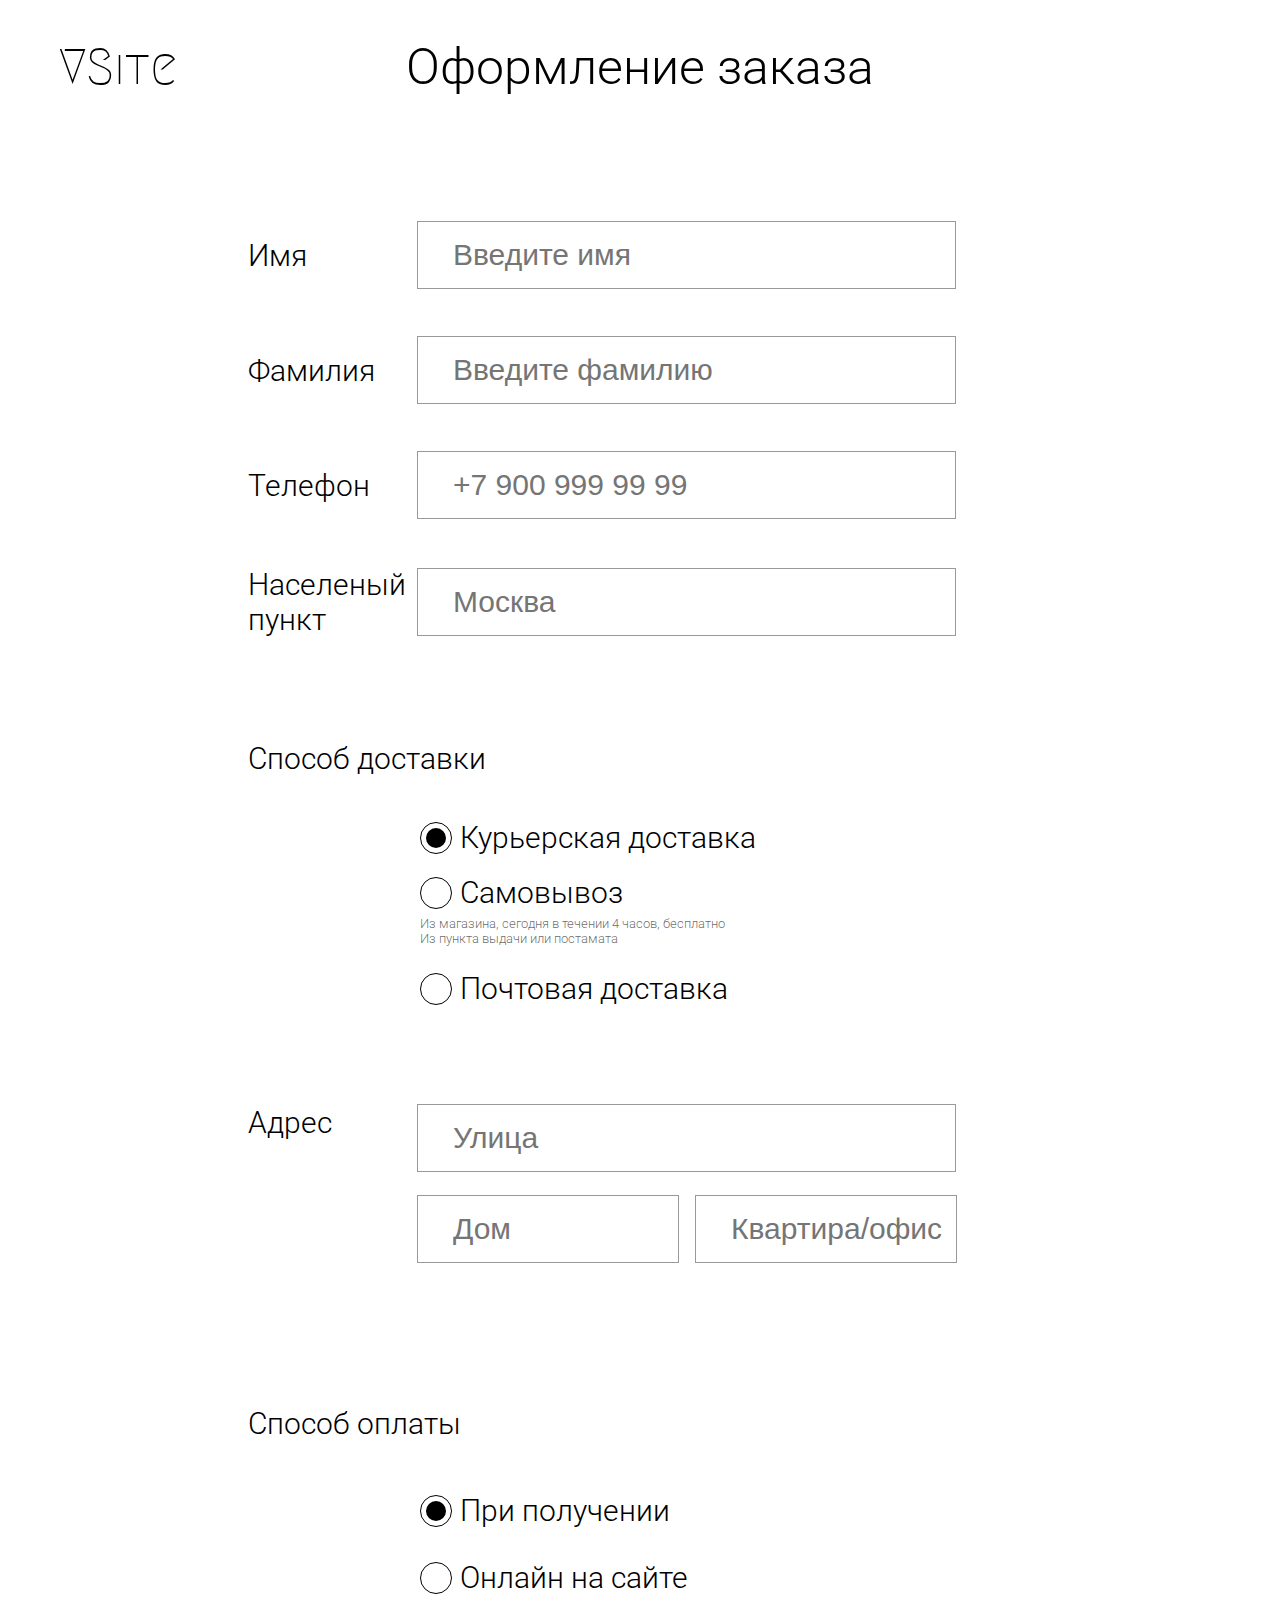
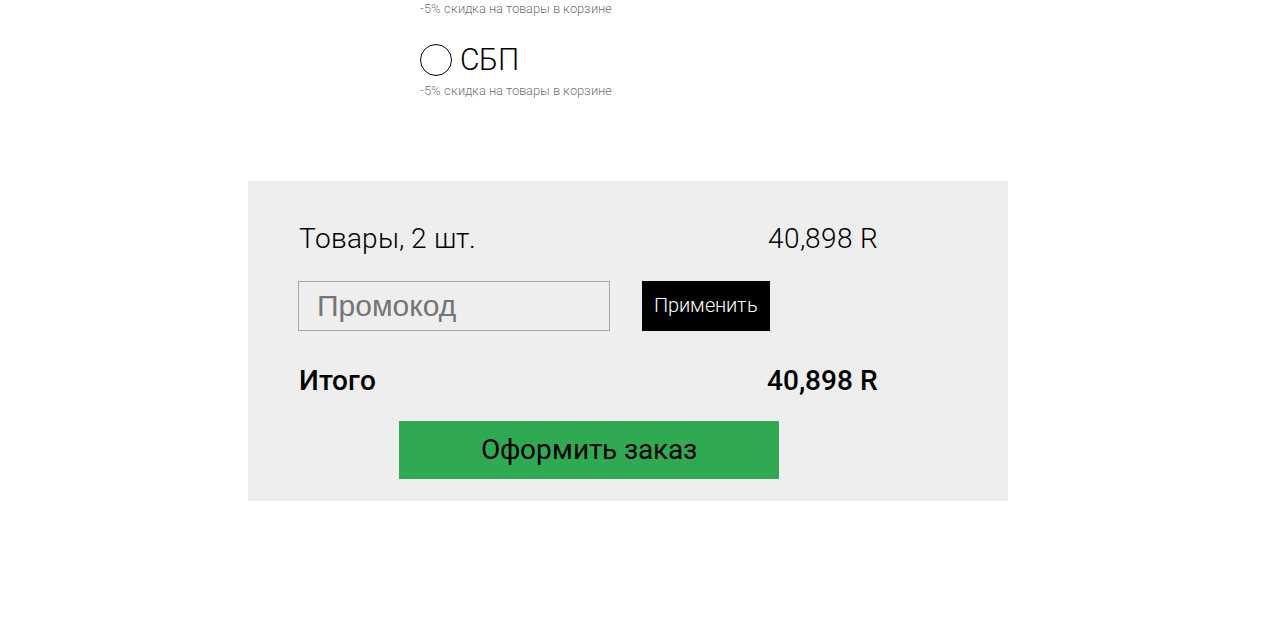
<file: ordering.html>
<!DOCTYPE html>
<html lang="en">
<head>
	<meta charset="UTF-8">
	<meta name="viewport" content="width=device-width, initial-scale=1.0">
	<link rel="stylesheet" href="style.css">
	<title>Ordering</title>
</head>
<body>
	
	<header class="header-ordering">
		<p class="header-ordering__logo">VSite</p>
		<h1 class="header-ordering__title">Оформление заказа</h1>
	</header>

	<main class="main-odering">
		<fieldset class="main-odering__basic basic">
			<form action="#" method="get" class="basic__form">
				<label for="first-name" class="basic__label">
					<p class="basic__label-name label-name">Имя</p>
					<input type="text" name="first-name" id="first-name" class="basic__input input" placeholder="Введите имя">
				</label>
				<label for="last-name" class="basic__label">
					<p class="basic__label-name label-name">Фамилия</p>
					<input type="text" name="last-name" id="last-name" class="basic__input input" placeholder="Введите фамилию">
				</label>
				<label for="phone" class="basic__label">
					<p class="basic__label-name label-name">Телефон</p>
					<input type="tel" name="phone" id="phone" class="basic__input input" placeholder="+7 900 999 99 99">
				</label>
				<label for="address" class="basic__label">
					<p class="basic__label-name label-name">Населеный пункт</p>
					<input type="text" name="address" id="address" class="basic__input input" placeholder="Москва">
				</label>
			</form>
		</fieldset>

		<fildset class="main-odering__delivery delivery">
			<legend class="delivery__category">Способ доставки</legend>
			<form action="#" method="get" class="delivery__form form-radio">
				<div class="delivery__block">
					<input type="radio" id="courier" value="courier" name="delivery" class="delivery__input input-radio" checked>
					<label for="courier" class="delivery__label">Курьерская доставка</label>
				</div>
				<div class="delivery__block">
					<input type="radio" id="pickup" value="pickup" name="delivery" class="delivery__input input-radio">
					<label for="pickup" class="delivery__label">Самовывоз</label>
				</div>
				<div class="delivery__conditions conditions">
					<p class="delivery__text">Из магазина, сегодня в течении 4 часов, бесплатно</p>
					<p class="delivery__text">Из пункта выдачи или постамата</p>
				</div>
				<div class="delivery__block">
					<input type="radio" id="mail" value="mail" name="delivery" class="delivery__input input-radio">
					<label for="mail" class="delivery__label">Почтовая доставка</label>
				</div>
			</form>
		</fildset>

		<fieldset class="main-ordering__address address">
			<form action="#" method="get" class="address__form">
				<label for="street" class="address__label">
					<p class="address__label-name label-name">Адрес</p>
					<div class="address__inner">
						<input type="text" name="street" id="street" class="address__input input" placeholder="Улица">
						<input type="text" name="building" class="address__input input input-short" placeholder="Дом">
						<input type="text" name="apartment" class="address__input input input-short" placeholder="Квартира/офис">
					</div>
				</label>
			</form>
		</fieldset>

		<fieldset class="main-ordering__payment payment">
			<legend class="payment__category">Способ оплаты</legend>
			<form action="#" method="get" class="payment__form form-radio">
				<div class="payment__block">
					<input type="radio" name="payment" id="personally" value="personally" class="payment__input input-radio" checked>
					<label for="personally" class="payment__label">При получении</label>
				</div>
				<div class="payment__block">
					<input type="radio" name="payment" id="online" value="online" class="payment__input input-radio">
					<label for="online" class="payment__label">Онлайн на сайте</label>
				</div>
				<p class="payment__conditions conditions">-5% скидка на товары в корзине</p>
				<div class="payment__block">
					<input type="radio" name="payment" id="fps" value="fps" class="payment__input input-radio">
					<label for="fps" class="payment__label">СБП</label>
				</div>
				<p class="payment__conditions conditions">-5% скидка на товары в корзине</p>
			</form>
		</fieldset>

		<section class="making-an-order">
			<div class="making-an-order__info">
				<p>Товары, 2 шт.</p>
				<p>40,898 R</p>
			</div>
			<div class="making-an-order__promo">
				<input type="text" name="promo" class="making-an-order__input" placeholder="Промокод">
				<button class="making-an-order__btn-promo">Применить</button>
			</div>
			<div class="making-an-order__info sum">
				<p>Итого</p>
				<p>40,898 R</p>
			</div>
			<button class="making-an-order__btn">Оформить заказ</button>
		</section>
	</main>

</body>
</html>
</file>
<file: style.css>
@import url(https://fonts.googleapis.com/css?family=Roboto:300,regular,500,600&display=swap);
@import url(https://fonts.googleapis.com/css?family=Khula:regular,700&display=swap);
@import url(https://fonts.googleapis.com/css?family=Roboto+Serif:regular&display=swap);
@import url(https://fonts.googleapis.com/css?family=Montserrat:200,regular&display=swap);
@import url(https://fonts.googleapis.com/css?family=Megrim:regular&display=swap);

*,
*::after,
*::before {
	margin: 0;
	padding: 0;
	border: 0;
}

html {
	box-sizing: border-box;
	scroll-behavior: smooth;
}

body {
	font-family: Roboto;
	-ms-text-size-adjust: 100%;
	-moz-text-size-adjust: 100%;
	-webkit-text-size-adjust: 100%;
	-webkit-font-smoothing: antialiased;
	-moz-osx-font-smoothing: grayscale;
}

ul li {
	list-style: none;
}

h1 {
	font-weight: inherit;
	font-size: inherit;
}

a {
	text-decoration: none;
	color: inherit;
}

button {
	cursor: pointer;
	color: inherit;
	background-color: inherit;
	font-size: inherit;
	font-family:inherit;
	font-weight: inherit;
}

input {
	font-size: inherit;
	box-sizing: border-box;
}

/*Common*/

.label-name {
	width: 158px;
}

.input {
	width: 537px;
	padding-left: 35px;
	padding-block: 16px;
	outline: 1px solid rgba(0, 0, 0, .4);
}

.input-radio:checked,
.input-radio:not(:checked) {
	position: absolute;
	left: -9999px;
}

.input-radio:checked+label,
.input-radio:not(:checked)+label {
	display: inline-flex;
	align-items: center;
	justify-content: center;
	position: relative;
	padding-left: 40px;
	line-height: 20px;
	cursor: pointer;
}

.input-radio:checked+label::before,
.input-radio:not(:checked)+label::before {
	content: '';
	position: absolute;
	display: block;
	left: 0;
	top: 50%;
	transform: translateY(-50%);
	width: 30px;
	height: 30px;
	border: 1px solid #000;
	background-color: #fff;
	border-radius: 100%;
}

.input-radio:checked+label::after,
.input-radio:not(:checked)+label::after {
	content: '';
	position: absolute;
	transition: all .3s ease;
	left: 6px;
	top: 50%;
	transform: translateY(-50%);
	width: 20px;
	height: 20px;
	border-radius: 50%;
	background-color: #000;
}

.input-radio:checked+label::after {
	opacity: 1;
}

.input-radio:not(:checked)+label::after {
	opacity: 0;
}

.form-radio {
	padding-left: 172px;
}

.conditions {
	font-size: 13px;
	color: rgba(0, 0, 0, .6);
}

/*Header*/

.header {
	margin-bottom: 69px;
}

.header__inner {
	position: relative;
	padding-block: 8px 38px;
	padding-inline: 70px 20px;
	margin-right: 70px;
	background: url('images/main/preview.png') center/cover no-repeat;
}

.burger-icon {
	display: flex;
	align-items: center;
	position: relative;
	top: 20px;
	left: 0;
	width: 30px;
	height: 20px;
	cursor: pointer;
	z-index: 1;
}

.burger-icon > span {
	display: block;
	position: absolute;
	width: 100%;
	height: 3px;
	background-color: #000;
	transition: all .3s ease;
}

.burger-icon span:nth-child(1) {
	top: 0;
}

.burger-icon span:nth-child(2) {
	top: 50%;
	transform: translateY(-50%);
}

.burger-icon span:nth-child(3) {
	bottom: 0;
}

.burger-menu {
	display: none;
	position: absolute;
	left: 0;
	top: 0;
	width: 900px;
	padding-inline: 38px 27px;
	font-weight: 500;
	font-size: 20px;
	background-color: #F2F2F2;
	z-index: 1;
}

.burger-menu__link {
	text-align: center;
}

.burger-menu__circle-pics {
	display: flex;
	padding-inline: 77px;
	column-gap: 73px;
	margin-bottom: 13px;
}

.burger-menu__square-pics {
	display: flex;
	justify-content: space-between;
	padding: 10px 77px;
	margin-bottom: 16px;
	background-color: #002654;
}

.burger-menu__sale {
	position: relative;
	width: 200px;
	height: 200px;
	border-radius: 50%;
	background-color: #C75454;
}

.burger-menu__sale p {
	position: absolute;
	top: 50%;
	left: 50%;
	transform: translate(-50%, -50%);
	font-family: 'Roboto Serif';
	font-weight: 400;
	font-size: 32px;
	color: #f2f2f2;
}

.burger-menu__category {
	margin-top: 12px;
}

.burger-menu.active {
	display: block;
}

.menu {
	display: flex;
}

.menu__logo {
	max-width: 344px;
	margin-left: 42px;
}

.header__name {
	max-width: 581px;
	margin-top: 40px;
	margin-left: 995px;
	font-family: Roboto, sans-serif;
	font-weight: 600;
	font-size: 180px;
	color: #D8D8D8;
	transform-origin: center;
	transform: rotate(90deg);
	margin-bottom: 310px;
}

.header__address {
	font-family: Roboto, sans-serif;
	font-weight: 400;
	font-size: 19px;
}

.header__city {
	margin-bottom: 27px;
}

.pagination {
	position: absolute;
	left: 115px;
	bottom: 48px;
	display: flex;
	justify-content: center;
	column-gap: 55px;
	width: 100%;
}

.dot:not(:nth-last-child(2)) {
	margin-right: 42px;
}

.fa-solid {
	color: #fff;
	font-size: 20px;
}

.pagination__dot {
	display: inline-block;
	width: 7px;
	height: 7px;
	background-color: rgba(255, 255, 255, .5);
	border-radius: 50%;
	transition: background-color .3s linear;
}

.pagination__dot:hover {
	background-color: #fff;
}

.selected {
	background-color: rgba(255, 255, 255, 1);
}

.aside {
	position: absolute;
	top: 22px;
	right: 25px;
}

.aside__list {
	display: flex;
	flex-direction: column;
	align-items: center;
	row-gap: 46px;
}

/*About*/

.about {
	display: flex;
	flex-direction: column;
	justify-content: center;
	align-items: center;
	margin-bottom: 99px;
}

.pictures {
	margin-bottom: 103px;
}

.pictures__item:not(:nth-last-of-type(1)) {
	margin-right: 27px;
}

.info {
	font-family: Khula, sans-serif;
	padding-inline: 246px 216px;
}

.info__title {
	font-weight: 700;
	font-size: 32px;
	margin-bottom: 30px;
}

.info__text {
	width: 717px;
	margin-bottom: 30px;
}

.info__link {
	color: grey;
	transition: all .3s ease;
}

.info__link:hover {
	color: #000;
	text-decoration: underline;
}

/*Subscribe*/

.subscibe {
	padding-inline: 270px 123px;
}

.subscibe__inner {
	display: flex;
	flex-direction: column;
	justify-content: center;
	align-items: center;
	padding-block: 44px 64px;
	margin-bottom: 126px;
	background-color: #F5F5F5;
	text-align: center;
}

.subscribe__title {
	margin-bottom: 31px;
	font-family: Khula, sans-serif;
	font-size: 32px;
}

.suscribe__text {
	margin-bottom: 31px;
	font-family: Khula, sans-serif;
	font-size: 13px;
}

.subscribe__form {
	display: flex;
	margin-bottom: 32px;
	font-weight: 300;
	font-size: 20px;
	text-align: center;
}

.subscribe__label {
	width: 100%;
}

.subscribe__input {
	box-sizing: border-box;
	width: 200px;
	color: #828282;
	margin-right: 94px;
	padding-block: 22px;
	text-align: center;
}

.subscribe__btn {
	width: 200px;
	background-color: #000;
	color: #fff;
	padding-block: 22px;
	padding-inline: 33px;
}

.suscribe__policy {
	color: #828282;
	font-weight: 300;
	font-size: 8px;
}

.subscribe__link {
	text-decoration: underline;
	transition: color .3s ease;
}

.subscribe__link:hover {
	color: #000;
}

/*Footer*/

.footer {
	padding-left: 270px;
}

.footer__info {
	display: flex;
	column-gap: 302px;
	margin-bottom: 147px;
}

.footer__link{
	transition: text-decoration .3s ease;
}

.footer__link:hover {
	text-decoration: underline;
}

.footer__item {
	margin-bottom: 25px;
	font-weight: 300;
	font-size: 15px;
}

.footer__item h3 {
	font-size: 16px;
}

.footer__links {
	display: flex;
	align-items: center;
	margin-bottom: 61px;
}

.footer__social {
	display: flex;
	column-gap: 50px;
	margin-right: 184px;
}

.footer__button-link {
	display: inline-block;
}

.footer__button.apple {
	width: 137px;
	height: 42px;
	background-image: url('images/main/Apple.png');
	margin-right: 184px;
}

.footer__button.google {
	width: 215px;
	height: 43px;
	background-image: url('images/main/Google.png');
}

/*Cart*/

.cart-logo {
	position: absolute;
	top: -13%;
	text-align: center;
	font-family: Megrim, sans-serif;
	font-size: 608px;
	color: #6D6D6D;
	opacity: .1;

}

.cart {
	padding: 25px 14px;
	background: none;
}

.burger-cart {
	padding-left: 31px;
}

.body-cart {
	margin-top: 114px;
	display: flex;
	font-family: Montserrat, sans-serif;
}

.body-cart__title {
	margin-top: 230px;
	font-weight: 200;
	font-size: 65px;
	transform-origin: 0 0;
	transform: rotate(-90deg);
}

.body-cart__content {
	text-align: center;
	font-weight: 400;
}

.body-cart__state {
	font-size: 30px;
	margin-bottom: 17px;
}

.body-cart__text {
	font-size: 20px;
	margin-bottom: 19px;
}

.body-cart__shopping {
	padding-bottom: 3px;
	font-size: 25px;
	opacity: .6;
	border-bottom: 1px solid #000;
	transition: border-bottom .3s ease;
}

.body-cart__shopping:hover {
	border-bottom: 0;
}

/*Favourite*/

.header-favourite {
	display: flex;
	align-items: center;
}

.inner-favourite {
	margin-top: 14px;
	align-items: center;
	padding-inline: 45px 371px;
	background: none;
}

.inner-favourite__wrapper {
	display: flex;
}

.logo-favourite {
	font-family: Megrim, sans-serif;
	font-size: 50px;
}

.favourite__title {
	margin-top: -3px;
	font-family: Roboto, sans-serif;
	font-size: 50px;
	font-weight: 300;
}

.favourite__content {
	text-align: center;
	margin-bottom: 104px;
}

.favourite__state {
	font-family: Roboto, sans-serif;
	font-weight: 300;	
	font-size: 30px;
	margin-bottom: 11px;
}

.favourite__text {
	font-family: Roboto, sans-serif;
	font-weight: 300;
	font-size: 20px;
	margin-bottom: 47px;
	color: rgba(0, 0, 0, .7);
}

.favourite__shopping {
	padding-bottom: 4px;
	font-family: Montserrat, sans-serif;
	font-weight: 400;
	font-size: 25px;
	border-bottom: 1px solid rgba(0, 0, 0, .6);
	color: rgba(0, 0, 0, .6);
	transition: all .3s ease;
}

.favourite__shopping:hover {
	border-bottom: none;
	color: #000;
}

.popular {
	font-family: Montserrat, sans-serif;
	font-weight: 400;
	text-align: center;
	margin-bottom: 185px;
	padding-inline: 13.88888vw;
}

.popular__title {
	margin-bottom: 63px;
	font-size: 35px;
}

.card {
	display: flex;
	flex-wrap: wrap;
	column-gap: 70px;
	font-size: 12px;
	text-align: left;
}

.card__item {
	display: block;
	transition: box-shadow .3s ease;
}

.card__item:hover {
	box-shadow: 0 0 6px 3px rgba(0,0,0,.5);
}

.card__pic {
	margin-bottom: 15px;
	width: 100%;
	height: auto;
	object-fit: cover;
}

.card__name {
	margin-bottom: 7px;
}

/*Search*/

.search-container {
	display: none;
	position: fixed;
	top: 50%;
	left: 50%;
	transform: translate(-50%, -50%);
	font-family: Roboto;
	font-size: 32px;
}

.search-input{
	position: relative;
	width: 700px;
	padding-left: 41px;
	padding-block: 11px;
	border-radius: 30px;
	outline: 1px solid rgba(0, 0, 0, .2);
}

.search-btn {
	position: absolute;
	top: 10px;
	right: 10px;
}

.shadow {
	display: none;
	position: fixed;
	top: 0;
	left: 0;
	width: 100%;
	height: 100%;
	background-color: rgba(0, 0, 0, .7);
}

/*Authorization*/

.auth-popup {
	display: none;
	position: fixed;
	top: 50%;
	left: 50%;
	transform: translate(-50%, -50%);
	text-align: center;
	font-family: Megrim, sans-serif;
	z-index: 100;
}

.auth-popup__content {
	position: relative;
	box-sizing: border-box;
	width: 600px;
	padding-block: 30px 115px;
	padding-inline: 125px;
	background-color: #fff;
}

.auth-popup__title {
	font-size: 40px;
	margin-bottom: 22px;
}

.auth-popup__enter {
	font-size: 20px;
	margin-bottom: 41px;
}

.auth-popup__list {
	display: flex;
	justify-content: center;
	column-gap: 35px;
	margin-bottom: 41px;
}

.auth-popup__sela {
	font-size: 20px;
	margin-bottom: 31px;
}

.auth-popup__sela span {
	opacity: .8;
}

.auth-popup__form {
	display: flex;
	flex-direction: column;
	justify-content: center;
	align-items: center;
}

.auth-popup__ways {
	font-size: 20px;
	margin-bottom: 30px;
	color: rgba(0, 0, 0, .5);
}

.auth-popup__way:not(:last-child) {
	margin-right: 96px;
}

.auth-active {
	color: #000;
}

.auth-popup__input {
	width: 349px;
	padding-left: 14px;
	padding-block: 12px;
	outline:1px solid rgba(0, 0, 0, .2);
}

.auth-popup__input:focus-visible {
	outline: 2px solid #000;
}

.auth-popup__input:not(:nth-last-of-type(1)) {
	margin-bottom: 41px;
}

.auth-popup__input:last-of-type {
	margin-bottom: 23px;
}

.auth-popup__forget-pas {
	display: block;
	align-self: start;
	font-size: 14px;
	margin-bottom: 42px;
}

.auth-popup__btn {
	width: 220px;
	padding-block: 7px;
	background-color: #000;
	font-size: 30px;
	color: #fff;
	margin-bottom: 11px;
}

.auth-popup__ua {
	font-size: 10px;
}

.auth-popup__agree a {
	text-decoration: underline;
}

.close-btn {
	position: absolute;
	bottom: 5%;
	right: 5%;
}

.modal-background {
	display: none;
	position: fixed;
	top: 0;
	left: 0;
	width: 100%;
	height: 100%;
	backdrop-filter: blur(5px);
}

/*Ordering*/

.header-ordering {
	position: relative;
	display: flex;
	padding: 38px 59px;
	justify-content: center;
	margin-bottom: 88px;
	font-family: Roboto, sans-serif;
	font-weight: 300;
}

.header-ordering__logo {
	position: absolute;
	left: 59px;
	font-family: Megrim, sans-serif;
	font-weight: 400;
	font-size: 50px;
}

.header-ordering__title {
	font-weight: 300;
	font-size: 50px;
}

.main-odering {
	display: flex;
	flex-direction: column;
	padding-left: 19.375vw;
	padding-bottom: 137px;
	font-size: 30px;
	font-weight: 300;
}

.basic {
	margin-bottom: 104px;
}

.basic__form {
	display: flex;
	flex-direction: column;
	row-gap: 49px;
}

.basic__label {
	display: flex;
	align-items: center;
	column-gap: 12px;
}

.delivery {
	margin-bottom: 99px;
}

.delivery__category {
	margin-bottom: 44px;
}

.delivery__block:first-of-type {
	margin-bottom: 20px;
}

.delivery__block:nth-of-type(2) {
	margin-bottom: 6px;
}

.delivery__conditions {
	margin-bottom: 25px;
}

/*Address*/

.address {
	margin-bottom: 144px;
}

.address__label {
	display: flex;
	column-gap: 12px;
}

.address__input {
	display: block;
}

.input-short {
	display: inline-block;
	width: 260px;
	margin-top: 25px;
}

.input-short:nth-child(2) {
	margin-right: 11px;
}

/*Payment*/

.payment {
	margin-bottom: 57px;
}

.payment__category {
	margin-bottom: 52px;
}

.payment__block {
	margin-bottom: 6px;
}

.payment__block:first-of-type {
	margin-bottom: 32px;
}

.payment__conditions {
	margin-bottom: 26px;
}

/*Making an order*/

.making-an-order {
	display: flex;
	flex-direction: column;
	justify-content: center;
	width: 760px;
	padding-block: 41px 22px;
	padding-inline: 51px 130px;
	background-color: #EEEEEE;
	box-sizing: border-box;
}

.making-an-order__info {
	display: flex;
	justify-content: space-between;
	width: 100%;
	font-size: 28px;
	margin-bottom: 26px;
}

.sum {
	font-weight: 500;
	margin-bottom: 24px;
}

.making-an-order__promo {
	display: flex;
	align-items: center;
	margin-bottom: 33px;
}

.making-an-order__input {
	width: 310px;
	margin-right: 33px;
	padding-left: 18px;
	padding-block: 7px;
	outline: 1px solid #a6a6a6;
	background-color: inherit;
}

.making-an-order__btn-promo {
	width: 128px;
	padding-block: 12px 14px;
	font-size: 20px;
	background-color: #000;
	color: #fff;
}

.making-an-order__btn {
	width: 380px;
	margin: 0 auto;
	padding-block: 12px 13px;
	background-color: #30AA52;
	font-weight: 400;
	font-size: 28px;
}

/*For Her*/

.forher {
	display: flex;
	padding-inline: 4.513888vw 8.472222vw;
	column-gap: 21px;
}

.filter-menu {
	font-family: Montserrat, sans-serif;
	font-weight: 400;
	font-size: 23px;
}

.filter-menu__button {
	width: 178px;
	display: flex;
	column-gap: 12px;
	padding-left: 16px;
	padding-block: 11px 12px;
	background-color: #252525;
	color: #fff;
	margin-bottom: 58px;
}

.filter-menu__item:not(:last-child) {
	margin-bottom: 27px;
}

.forher__card {
	column-gap: 65px;
	row-gap: 69px;
	margin-bottom: 127px;
}

.card__inner {
	transition: box-shadow .3s ease;
}

.card__inner:hover {
	box-shadow: 0 0 6px 3px rgba(0, 0, 0, .5);
}

.forher__card .card__item:hover {
	box-shadow: none;
}

.card__colors {
	display: flex;
	column-gap: 6px;
	margin-top: 7px;
}

.card__color {
	display: block;
	width: 20px;
	height: 20px;
	border-radius: 50%;
	box-sizing: border-box;
}

.gray-stroke {
	background-color: #EFEBE0;
	border: 1px solid #000;
}

.black-1 {
	background-color: #252525;
}

.beige {
	background-color: #FFE4B5;
}

.lilac {
	background-color: #572F6F;
}

.white-stroke {
	background-color: #FFFFF1;
	border: 1px solid #000;
}

.black-2 {
	background-color: #252026;
}

.laurel-stroke {
	background-color: #7D9478;
	border: 1px solid #000;
}

.gray {
	background-color: #E1D9CC;
}

.black-3 {
	background-color: #130E14;
}

.green {
	background-color: #397153;
}

.seagull {
	background-color: #73BDE4;
}

.hibiscus {
	background-color: #B32561;
}

.green-stroke {
	background-color: #48B531;
	border: 1px solid #000;
}

.royal-blue {
	background-color: #4743F4;
}

.black {
	background-color: #000000;
}

.pelorous {
	background-color: #34B5B5;
}

.alizarin-crimson {
	background-color: #E11E31;
}

.chartreuse {
	background-color: #7FFF00;
}

.yellow {
	background-color: #FFFF00;
}

.forher__pagination {
	position: static;
	left: 115px;
	bottom: 48px;
	display: flex;
	justify-content: center;
	column-gap: 55px;
	width: 100%;
	margin-bottom: 127px;
	font-family: Montserrat, sans-serif;
	font-size: 23px;
}

.forher__pagination .fa-solid {
	font-size: 23px;
}

.forher__pagination .fa-chevron-left {
	color: #000;
}

.forher__pagination .fa-chevron-right {
	color: #000;
}
</file>
